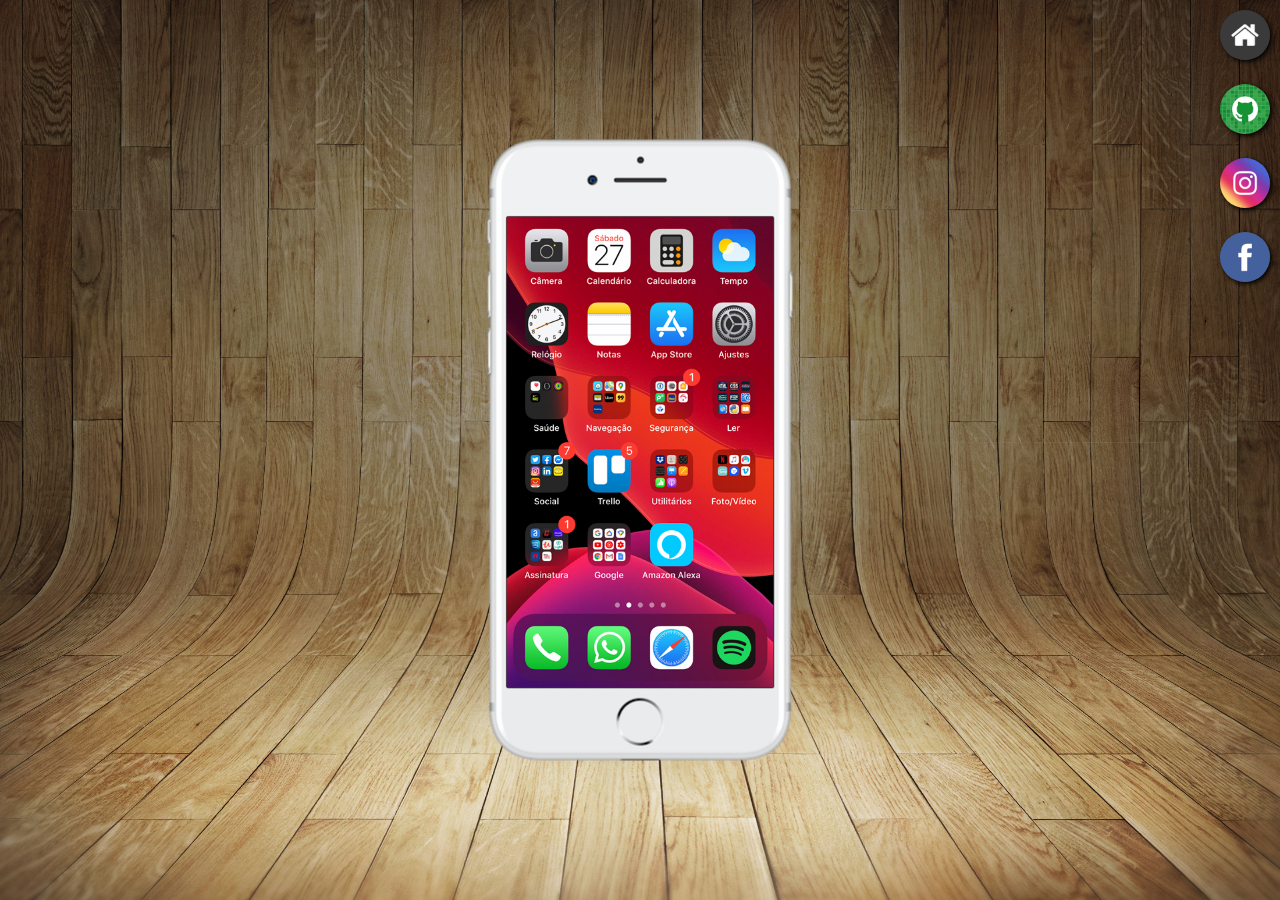
<file: index.html>
<!DOCTYPE html>
<html lang="pt-br">
<head>
    <meta charset="UTF-8">
    <meta name="viewport" content="width=device-width, initial-scale=1.0">
    <title>Projeto Redes Sociais</title>
    <link rel="shortcut icon" href="favicon.ico" type="image/x-icon">
    <link rel="stylesheet" href="estilos/style.css">
    <title>Projeto Redes Sociais</title>
</head>
<body>
   <main>
    <section id="telefone">
        <iframe src="home.html" name="tela" id="tela" frameborder="0">
            Seu navegador não é compatível com isso.
        </iframe>
    </section>
    <section id="redes-sociais">
        <a href="home.html" target="tela"><img src="imagens/logo-home.jpg" alt="Home"></a><br>
        <a href="github.html" target="tela"><img src="imagens/logo-github.jpg" alt="GitHub"></a><br>
        <a href="instagram.html" target="tela"><img src="imagens/logo-instagram.jpg" alt="Instagram"></a><br>
        <a href="facebook.html" target="tela"><img src="imagens/logo-facebook.jpg" alt="Facebook"></a>
    </section>
   </main>
</body>
</html>
</file>
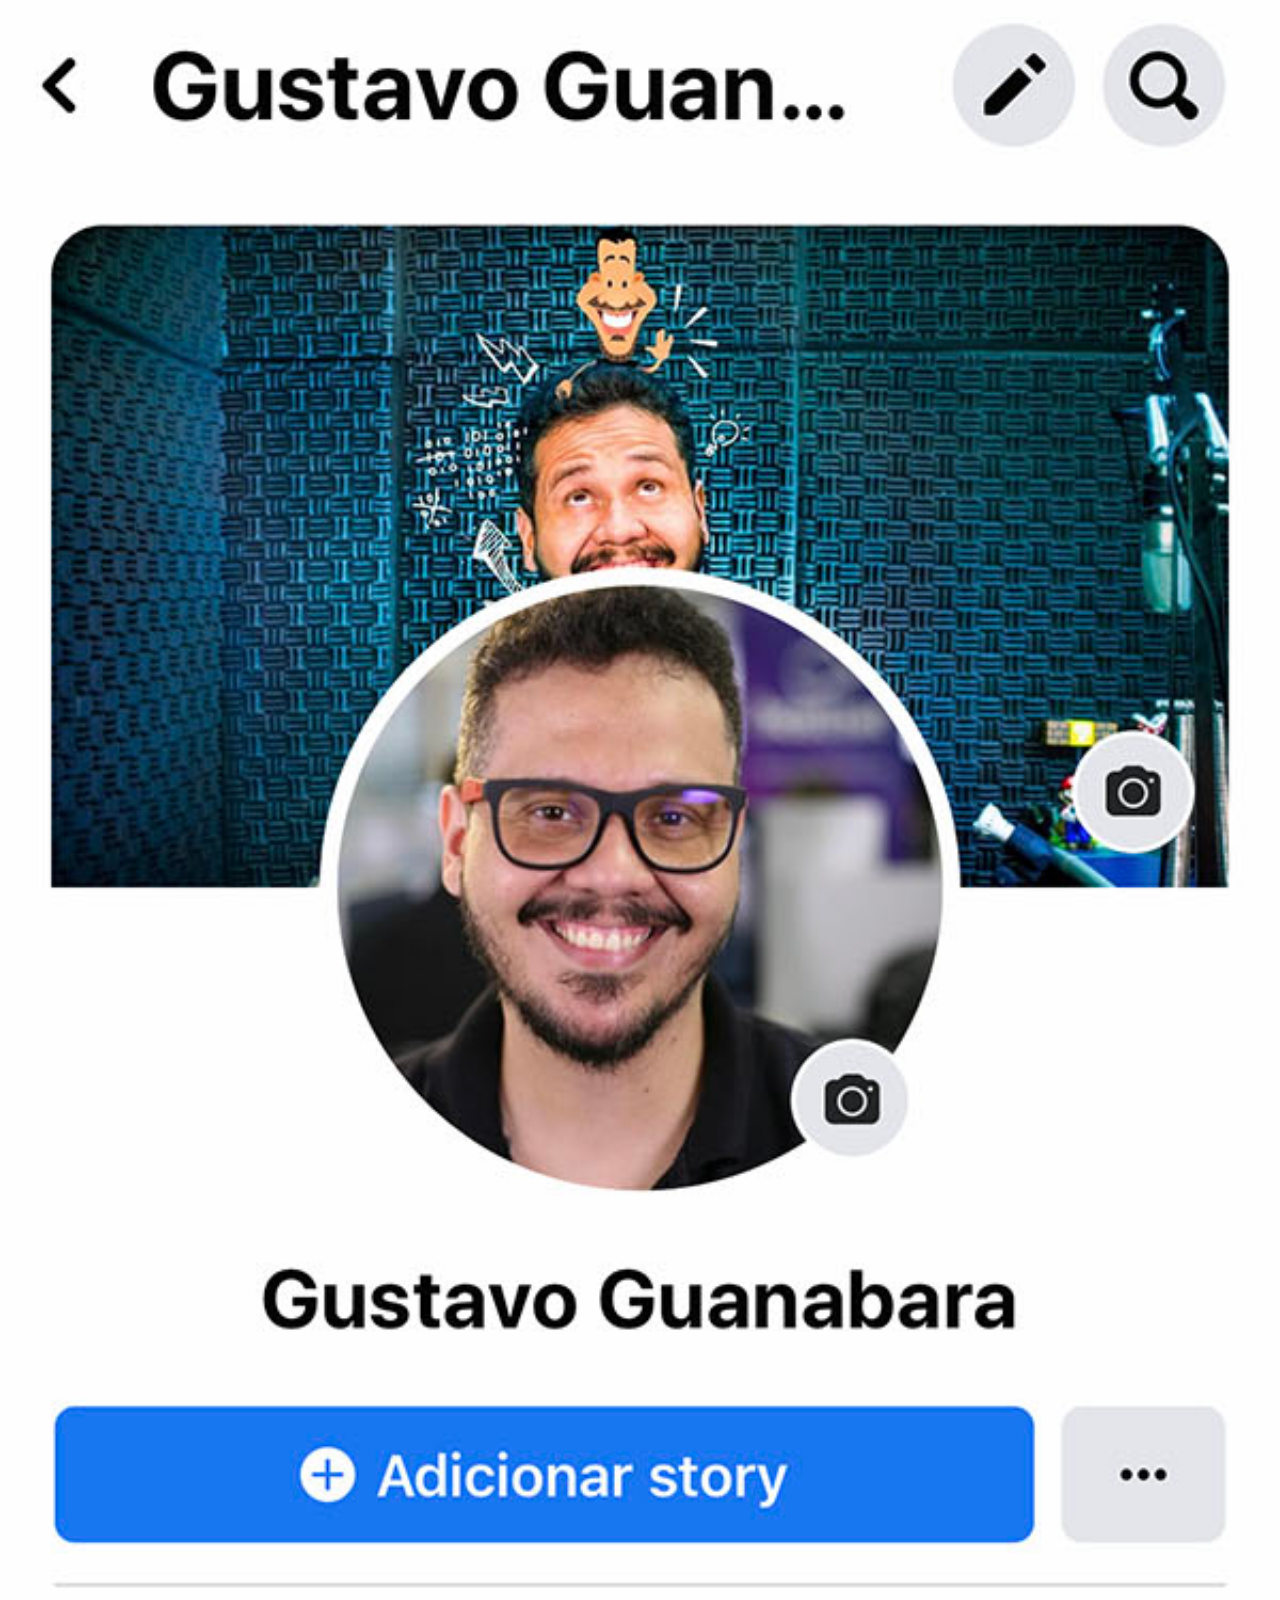
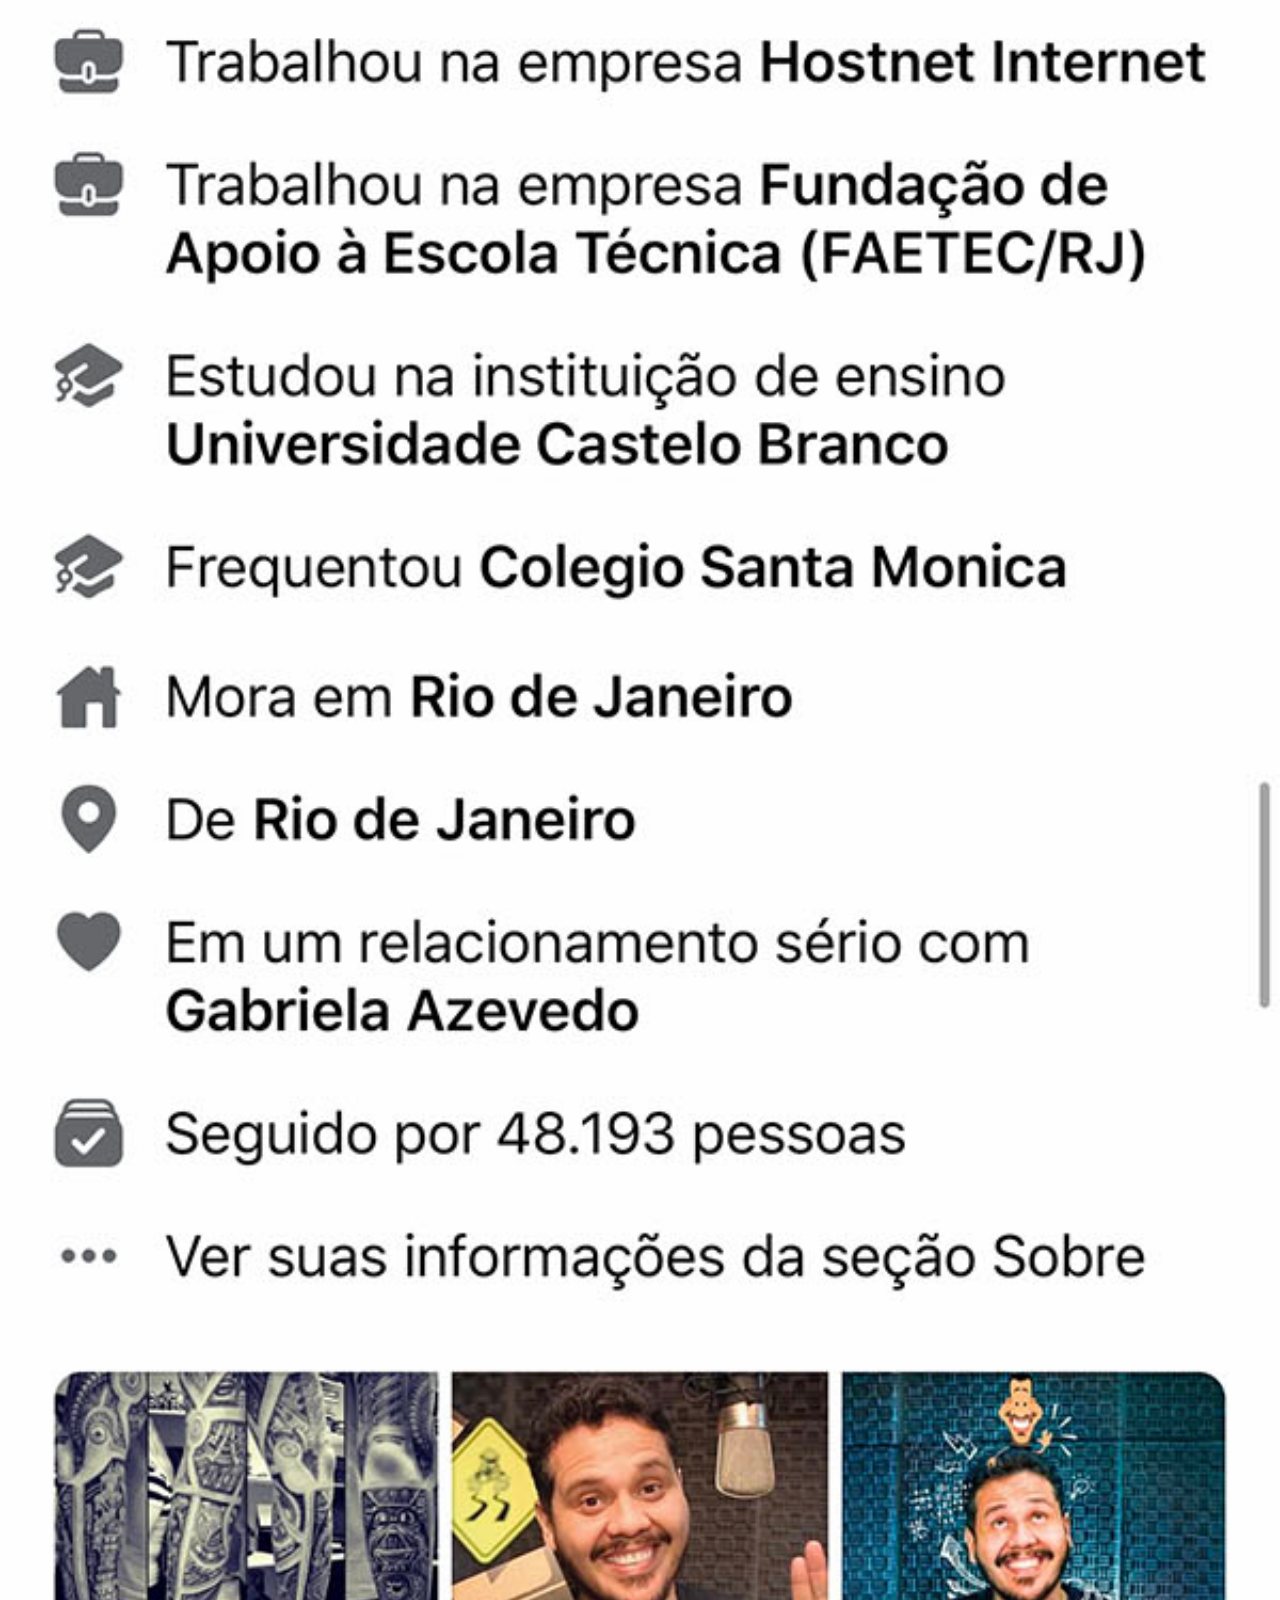
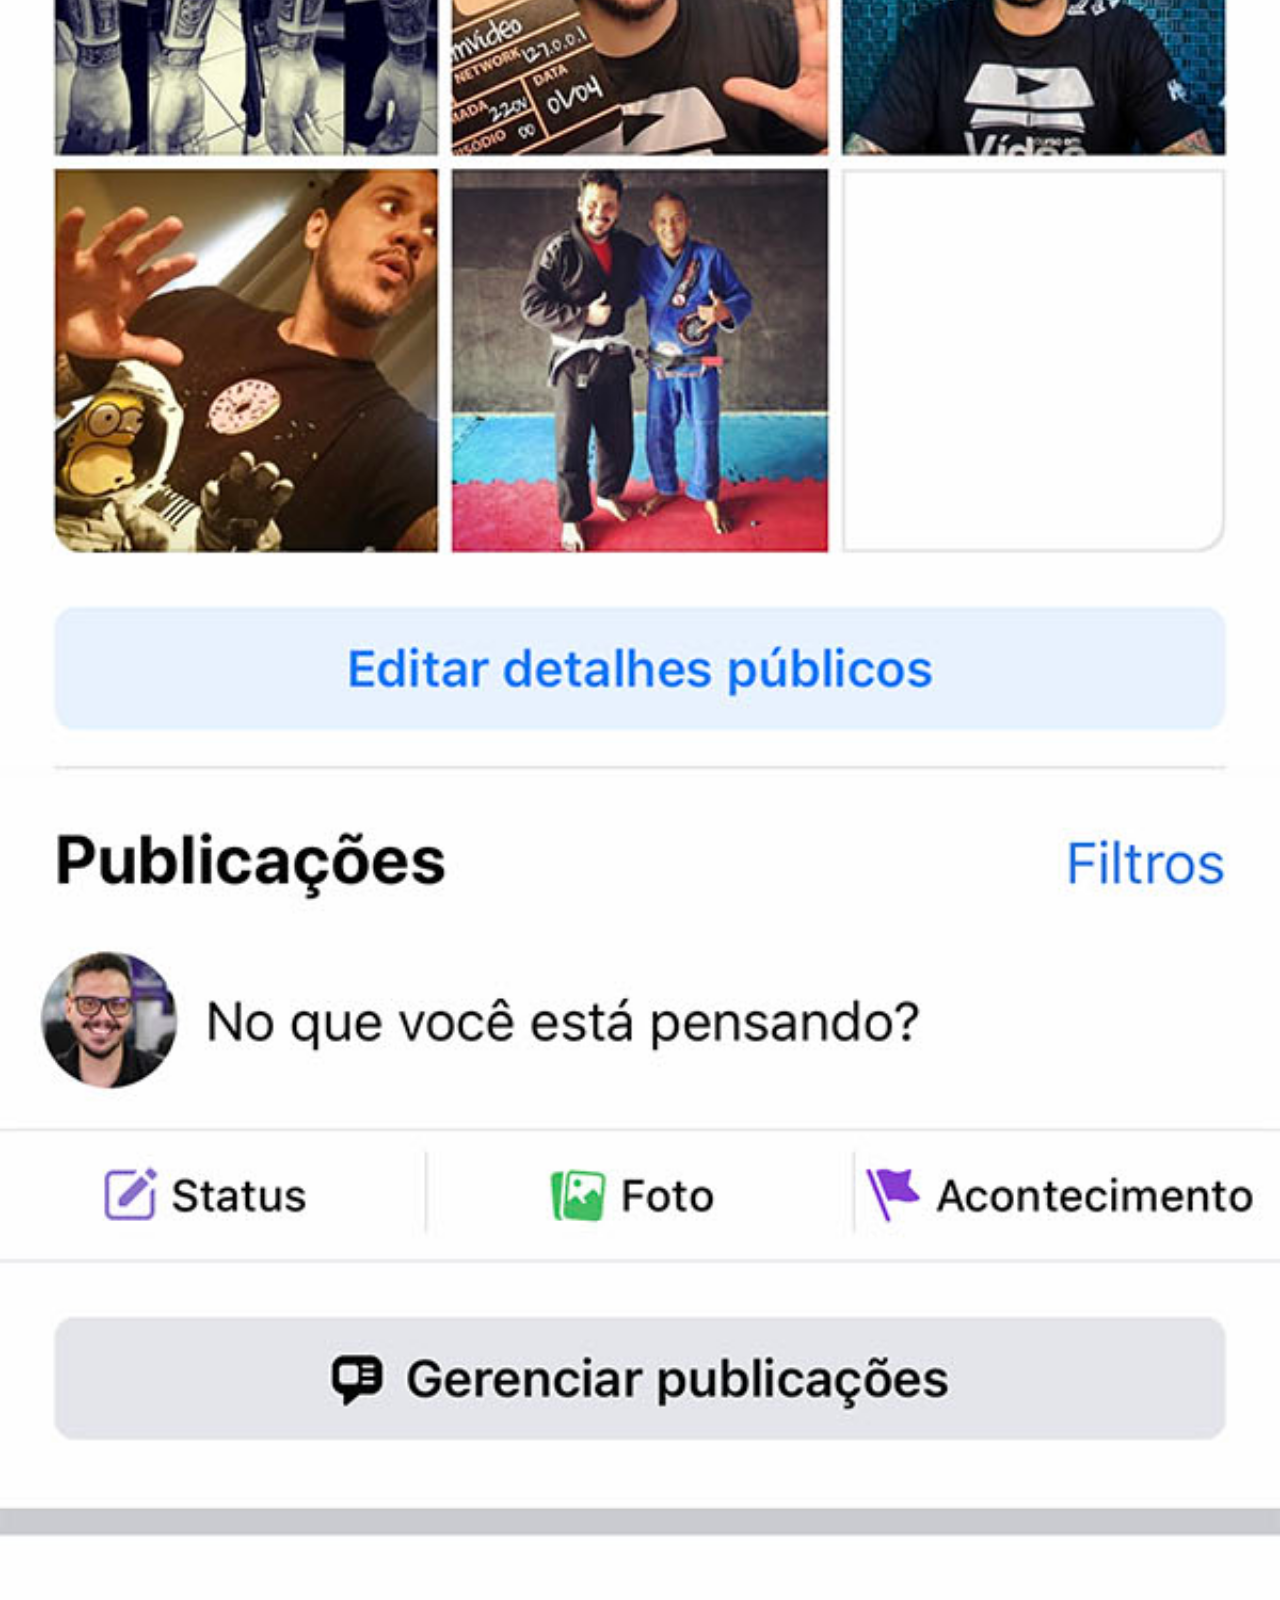
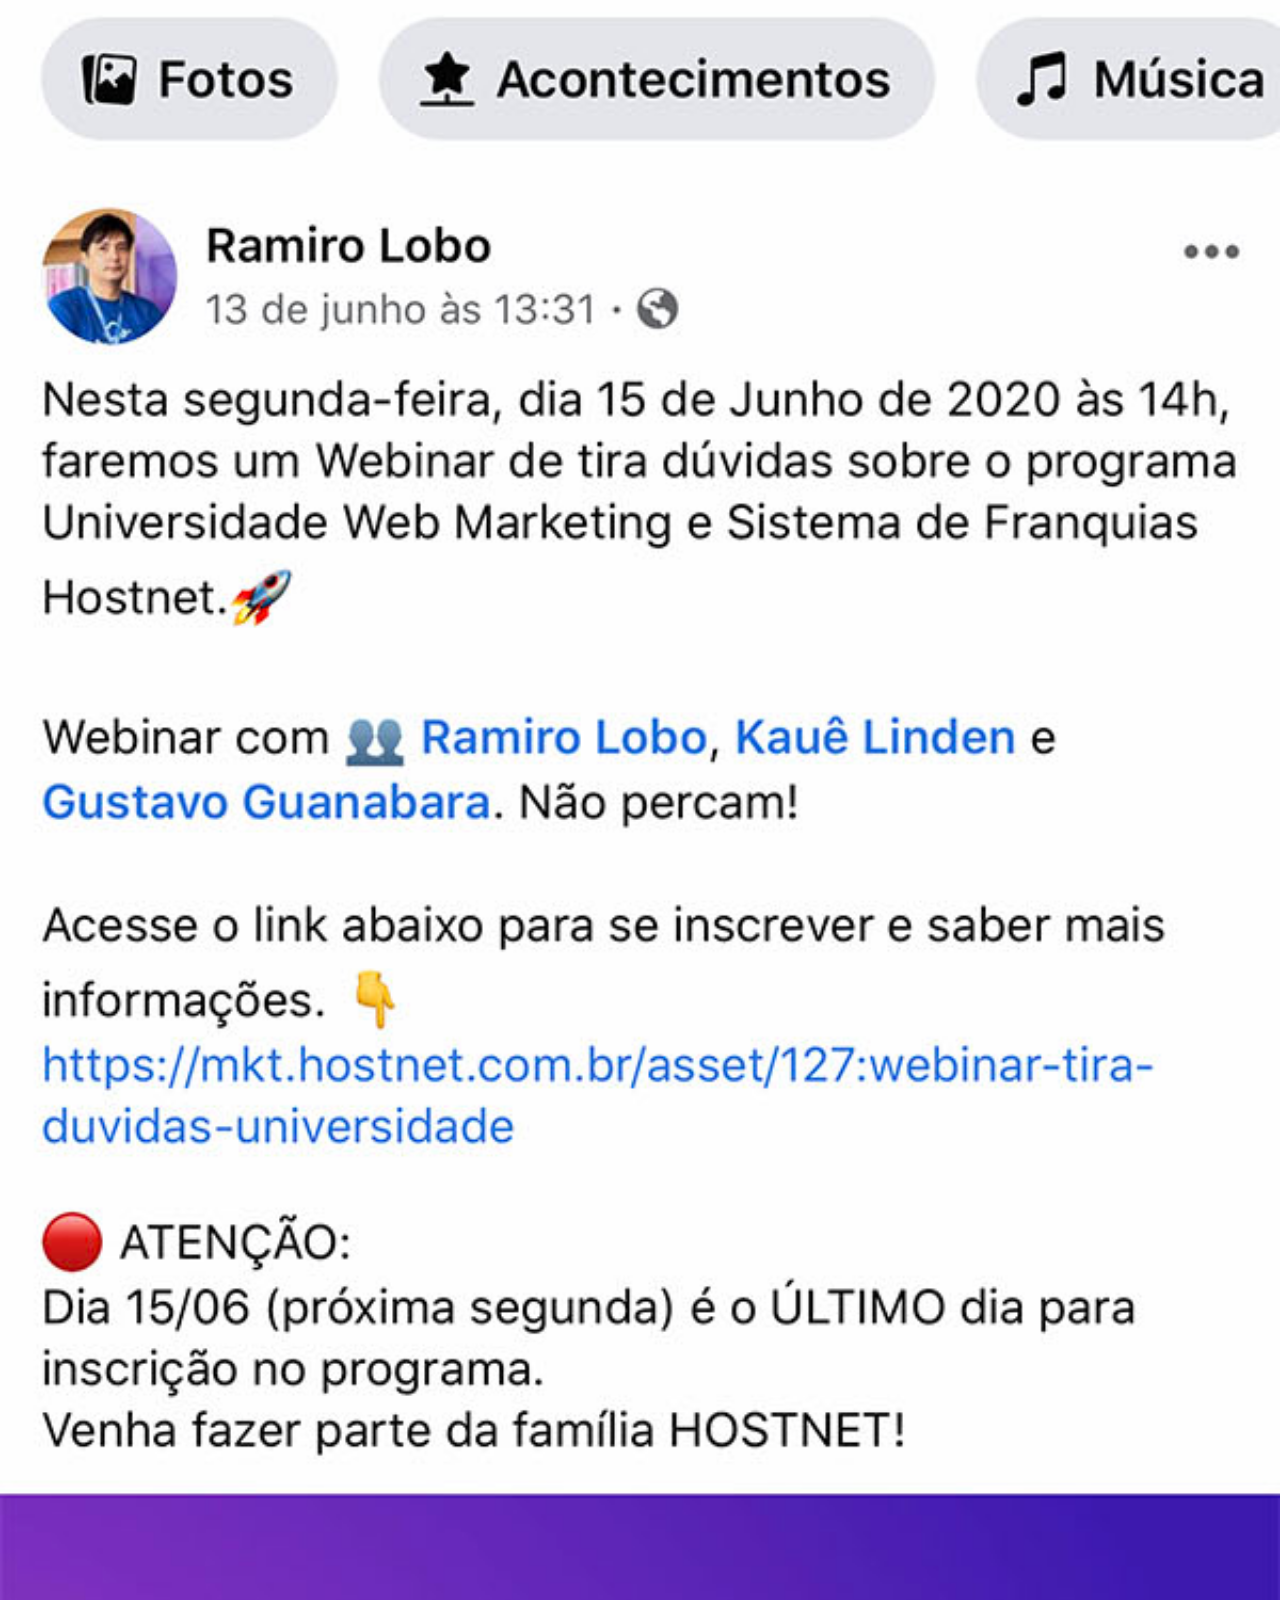
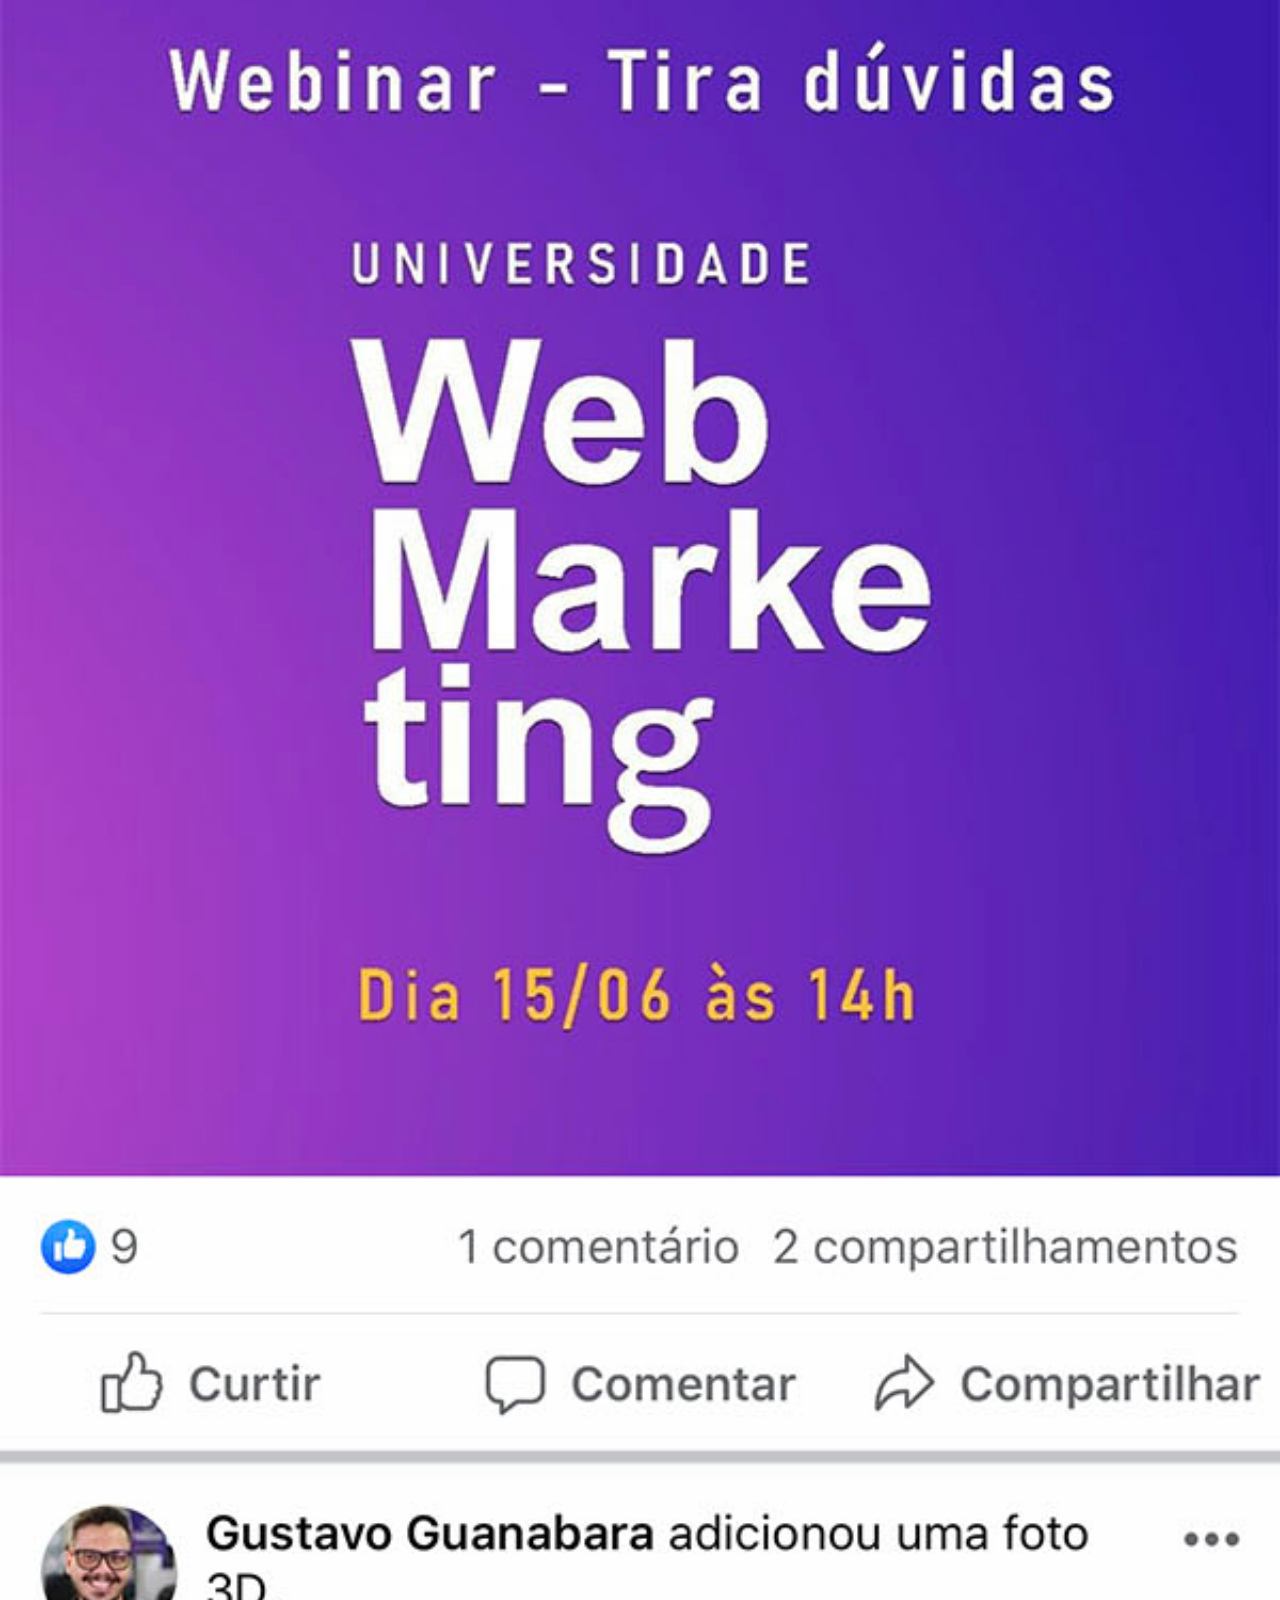
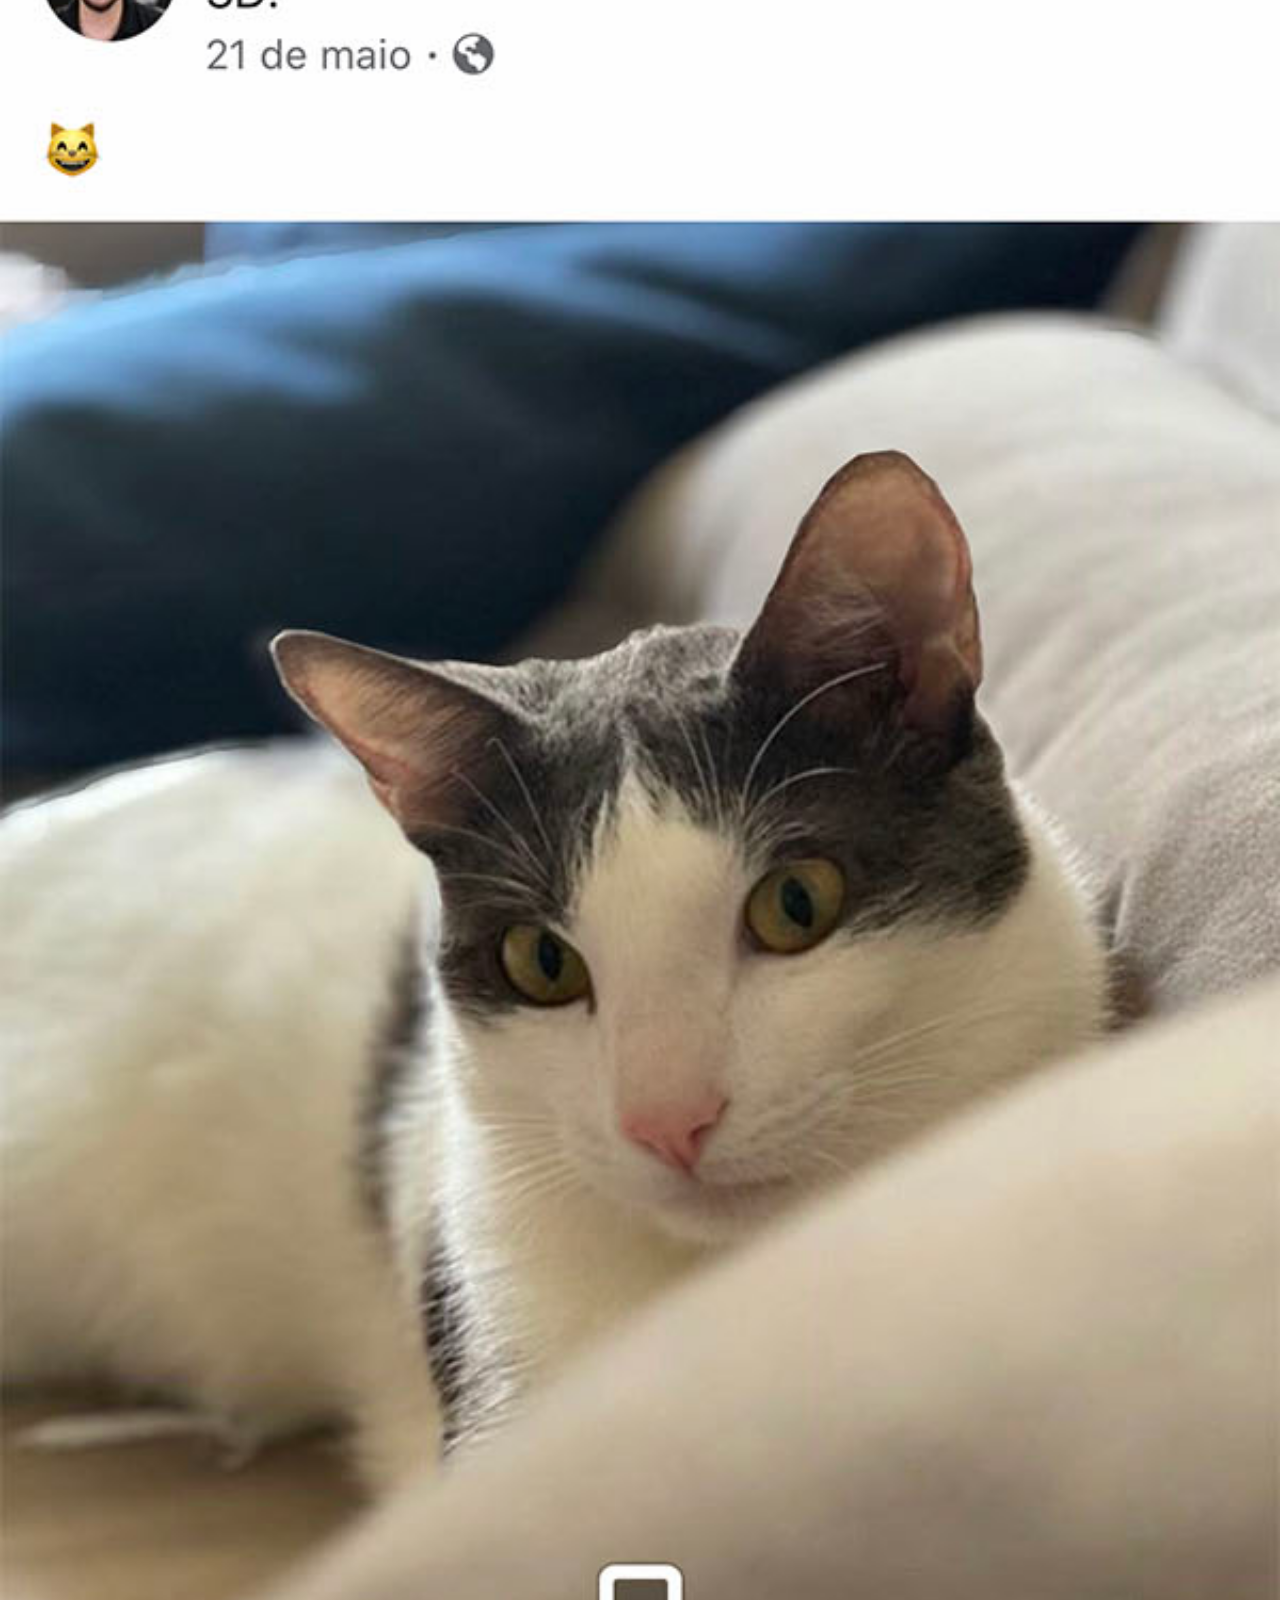
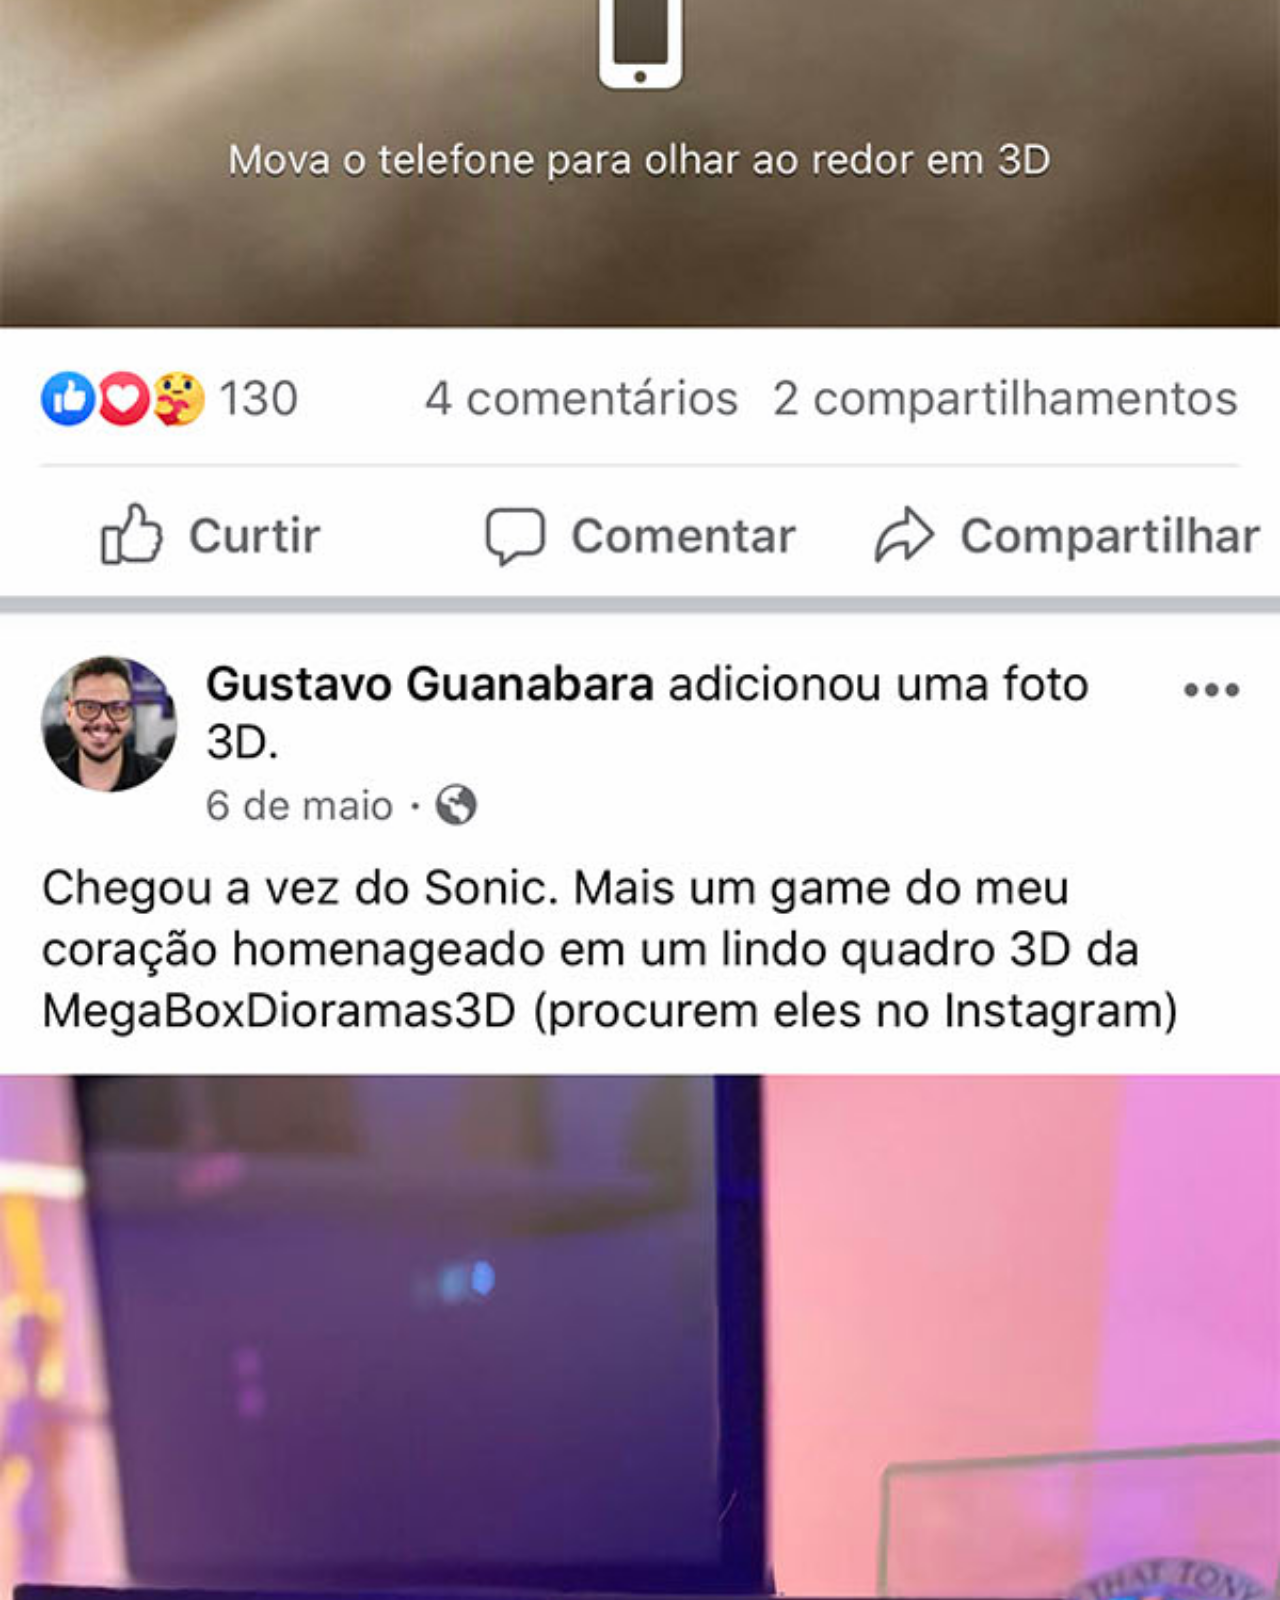
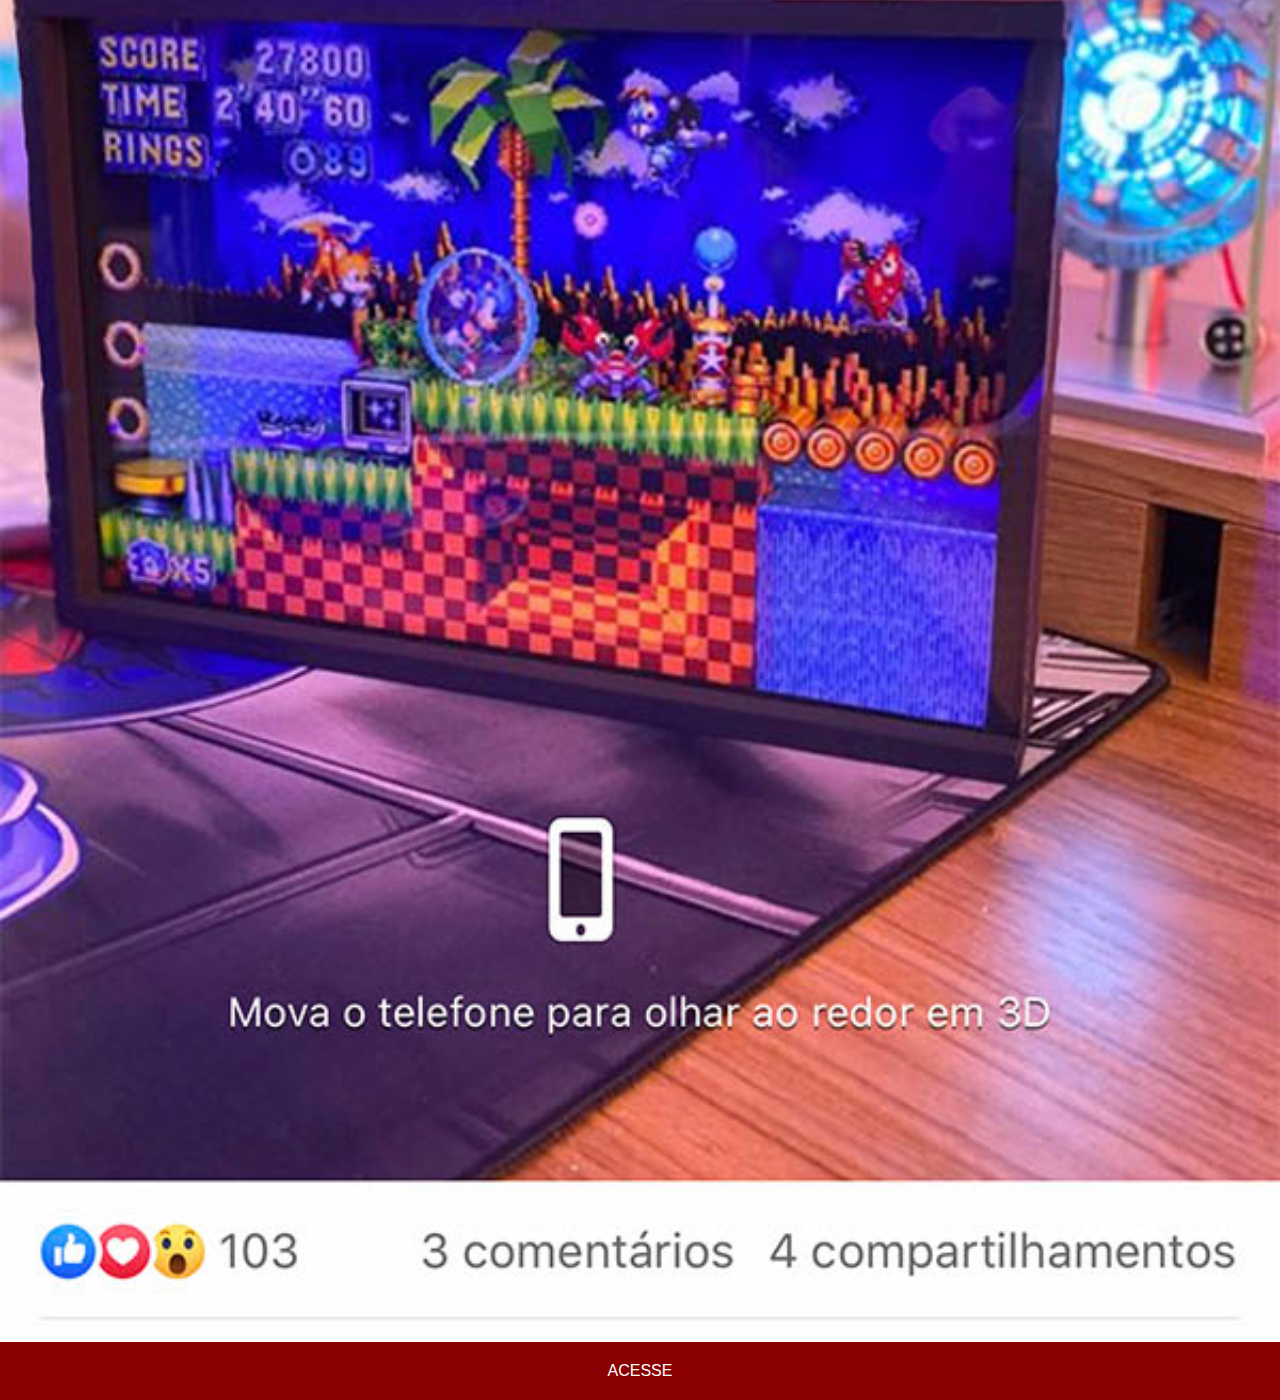
<file: facebook.html>
<!DOCTYPE html>
<html lang="pt-br">
<head>
    <meta charset="UTF-8">
    <meta name="viewport" content="width=device-width, initial-scale=1.0">
    <link rel="stylesheet" href="estilos/social.css">
    <title>Facebook</title>
</head>
<body>
    <img src="imagens/tela-facebook.jpg" alt="Facebook">
    <a href="site facebook" target="_blank">ACESSE</a>
</body>
</html>
</file>
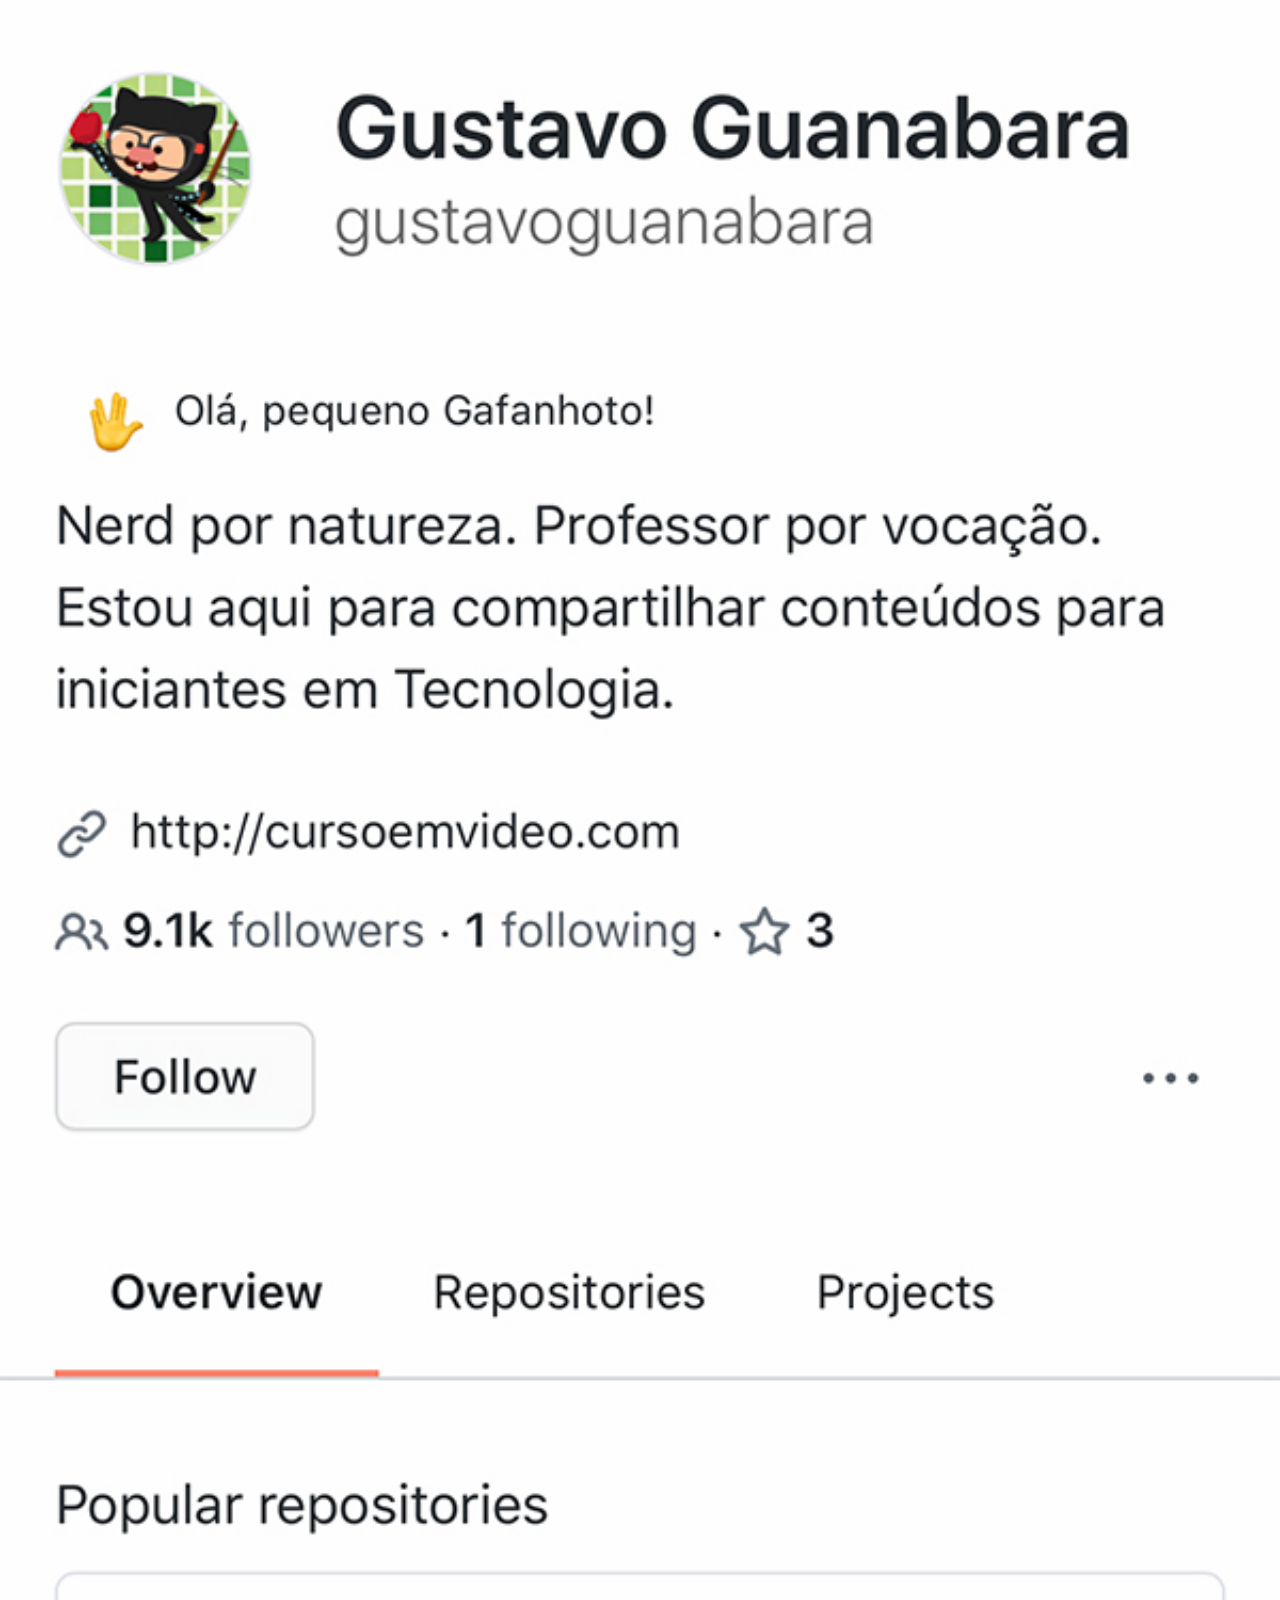
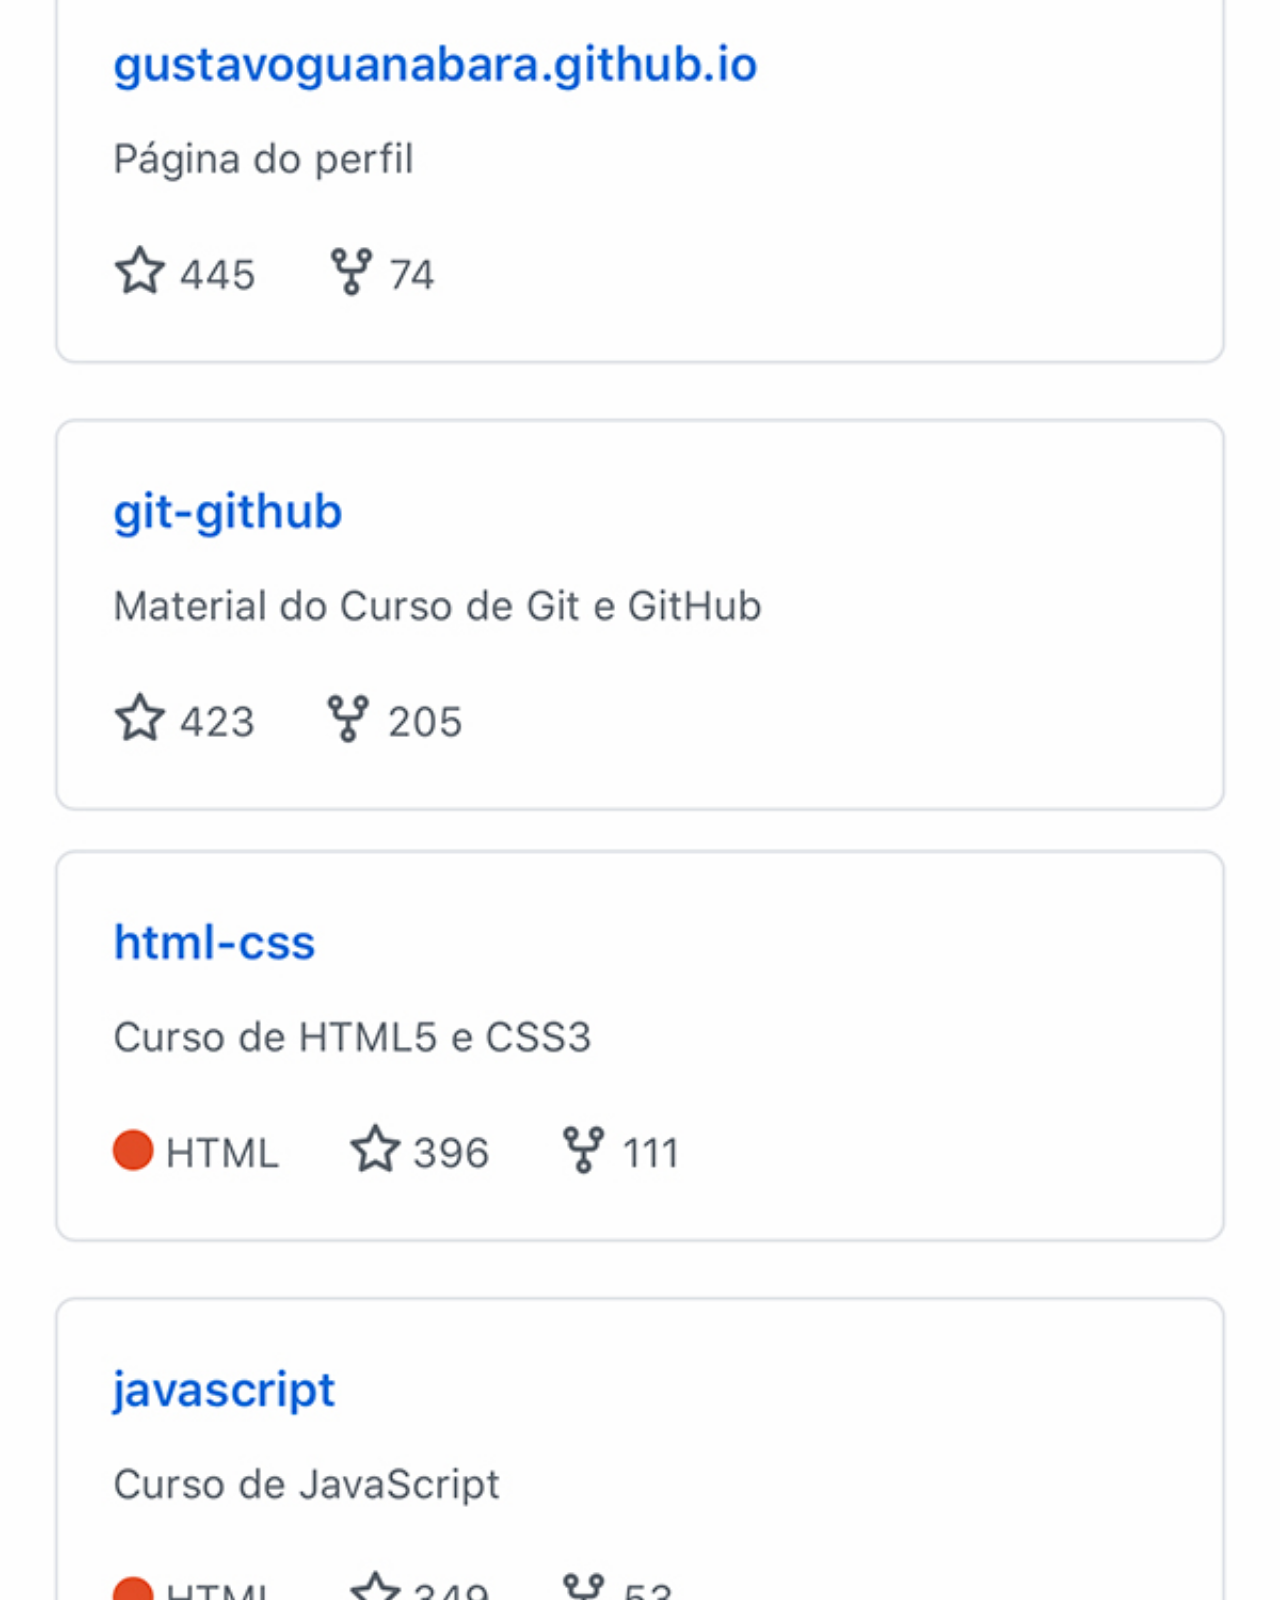
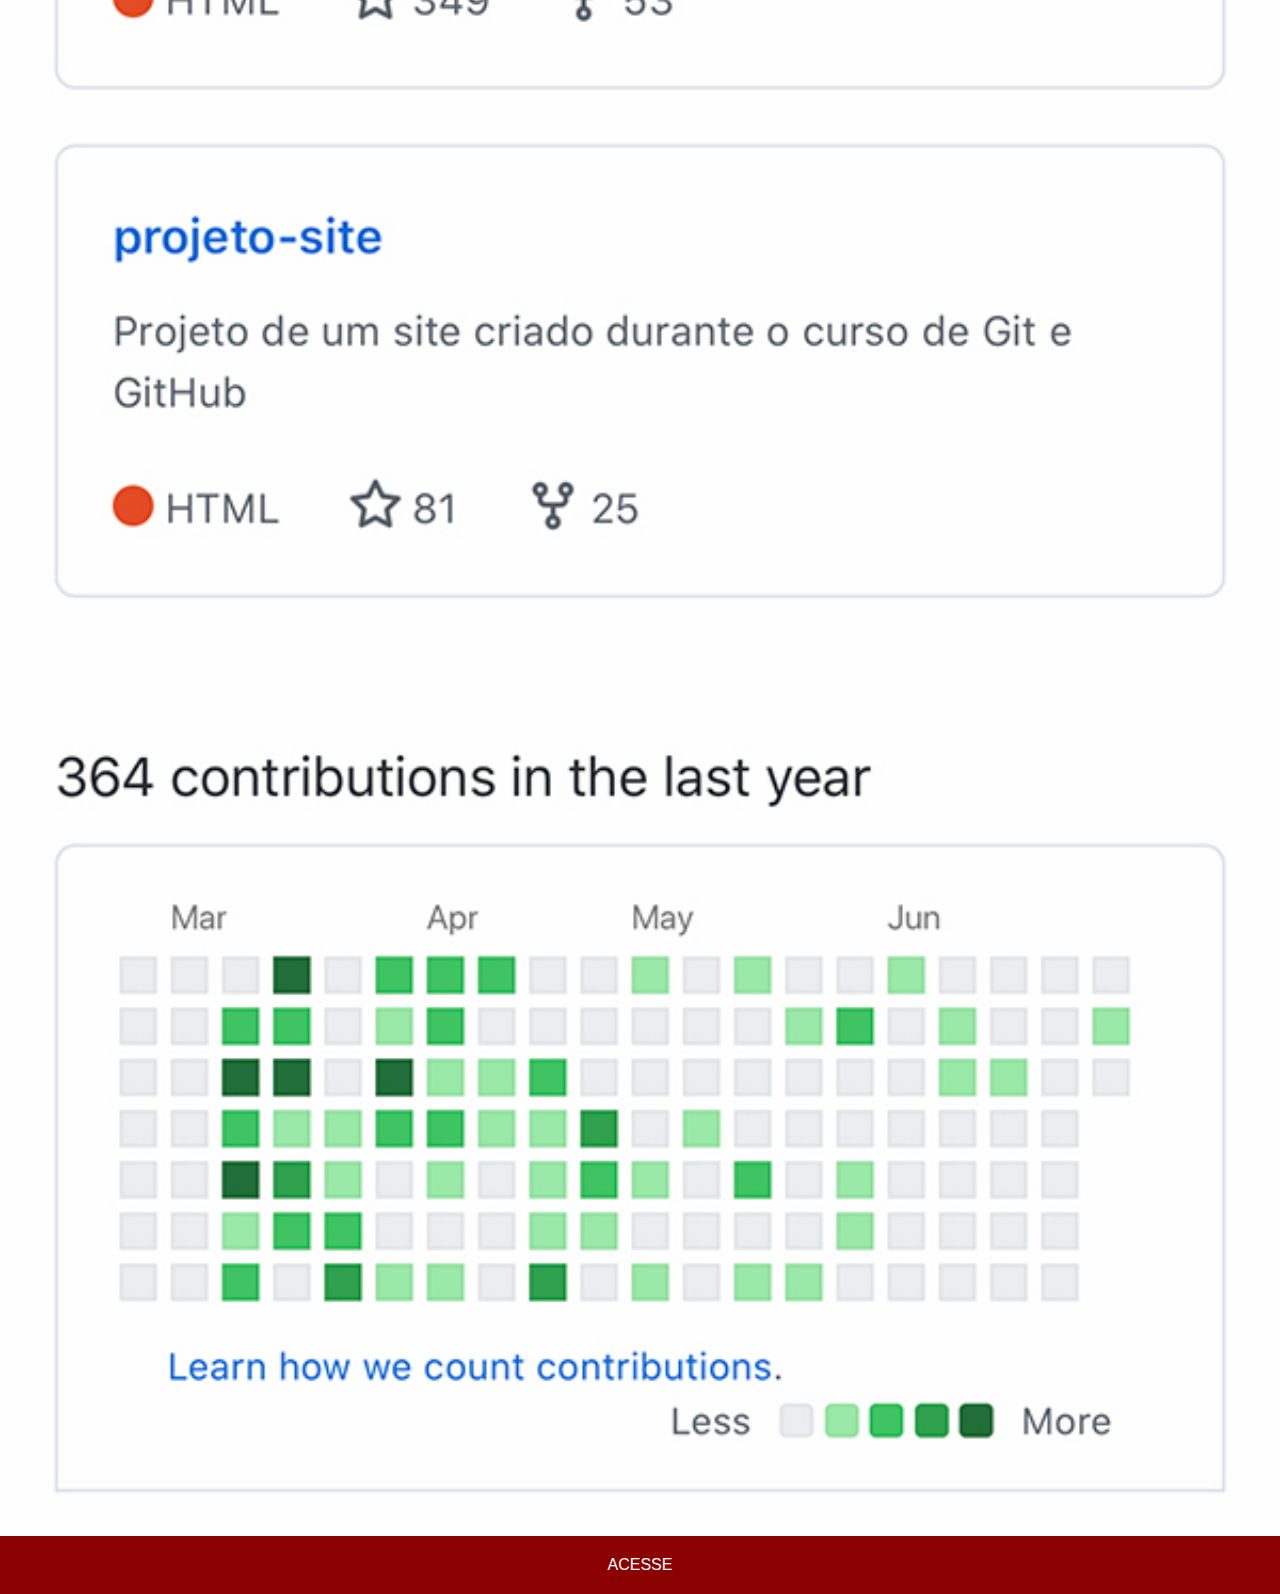
<file: github.html>
<!DOCTYPE html>
<html lang="pt-br">
<head>
    <meta charset="UTF-8">
    <meta name="viewport" content="width=device-width, initial-scale=1.0">
    <title>GitHub</title>
    <link rel="stylesheet" href="estilos/social.css">
</head>
<body>
    <img src="imagens/tela-github.jpg" alt="GitHub">
    <a href="https://github.com/gustavoguanabara/html-css" target="_blank">ACESSE</a>
</body>
</html>
</file>
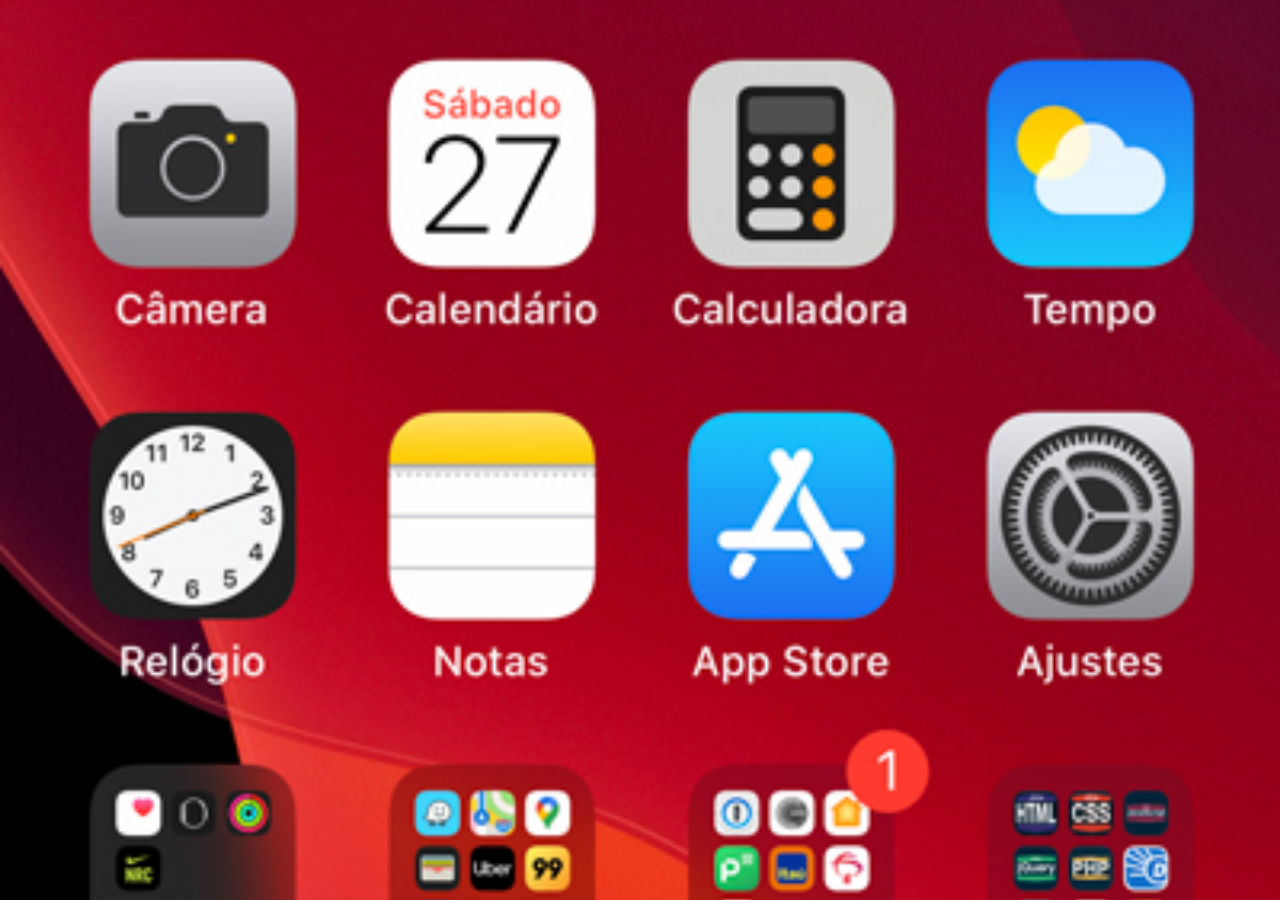
<file: home.html>
<!DOCTYPE html>
<html lang="pt-br">
<head>
    <meta charset="UTF-8">
    <meta name="viewport" content="width=device-width, initial-scale=1.0">
    <title>Home</title>
</head>
<style>
    * {
        margin: 0px;
        padding: 0px;
    }

    body {
        width: 100vw;
        height: 100vh;
        background: black url('imagens/tela-home.jpg') no-repeat top center;
        background-size: cover;
    }
</style>
<body>
    
</body>
</html>
</file>
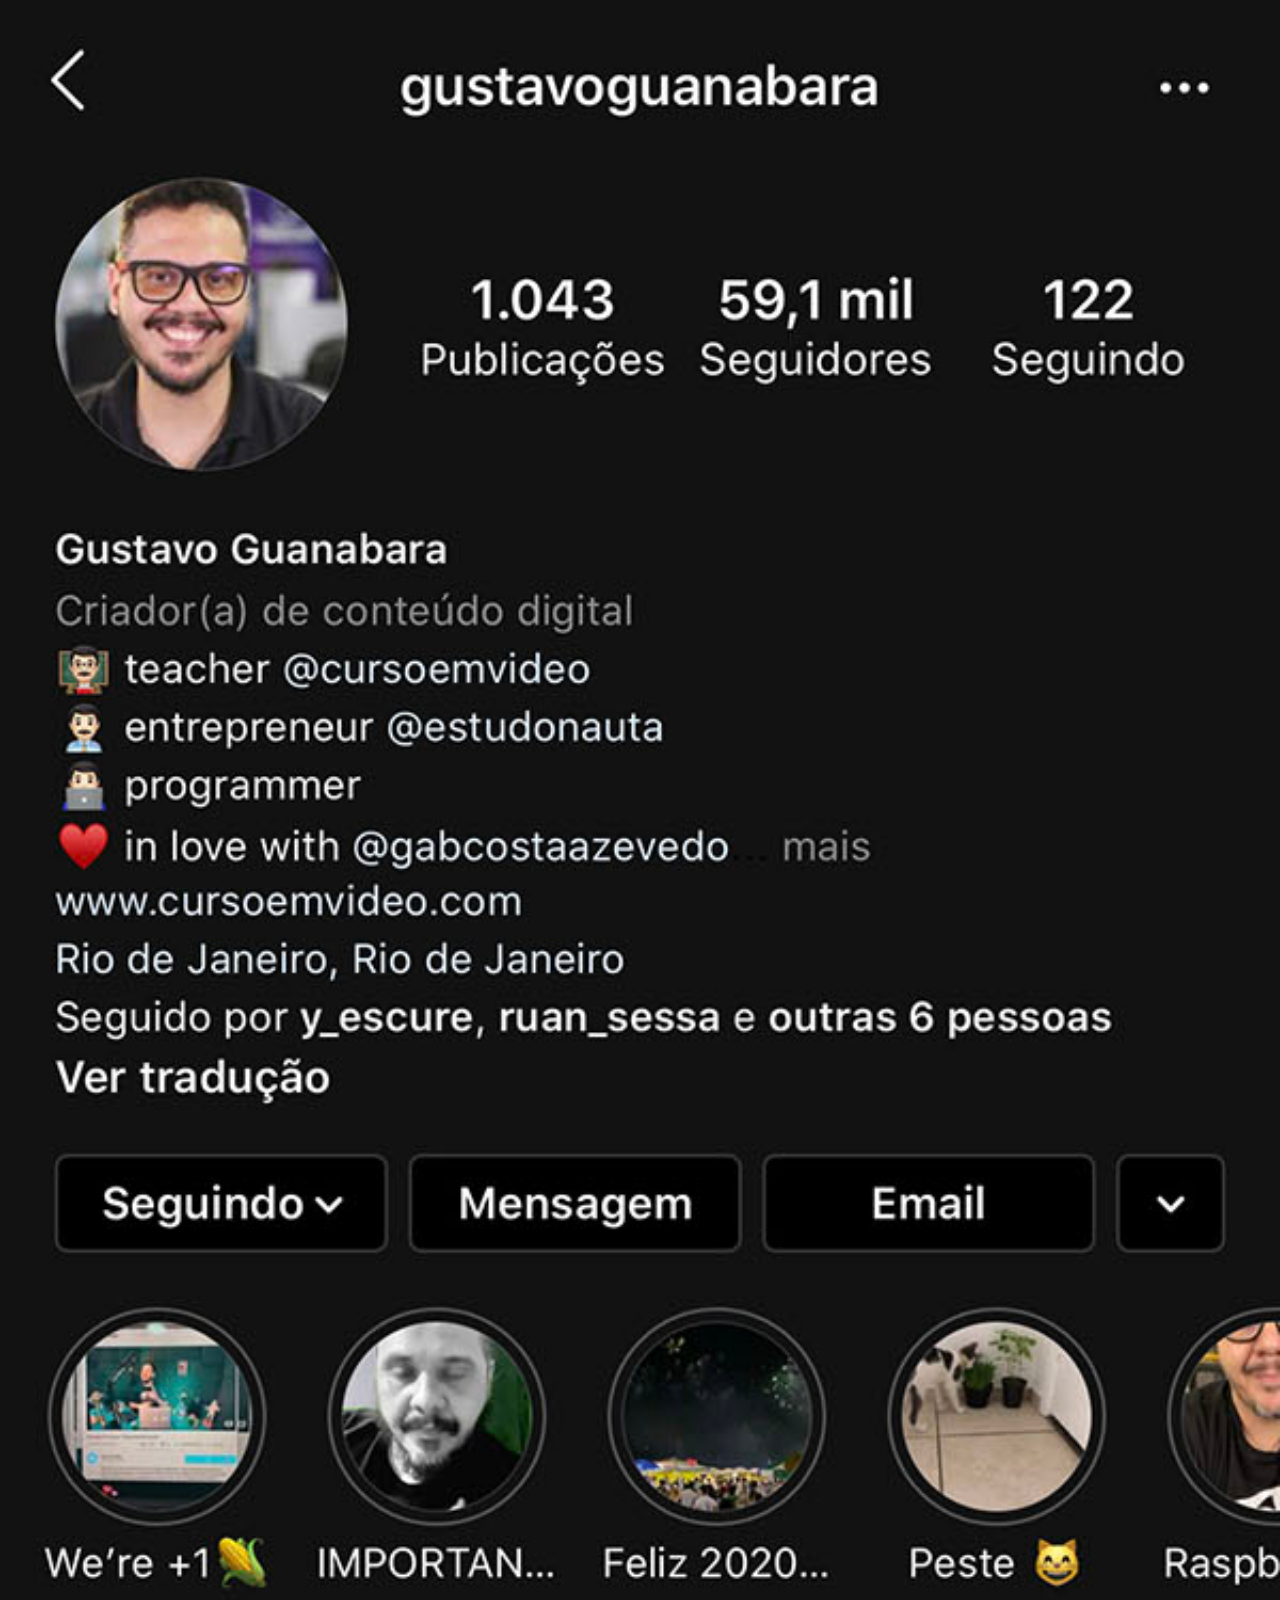
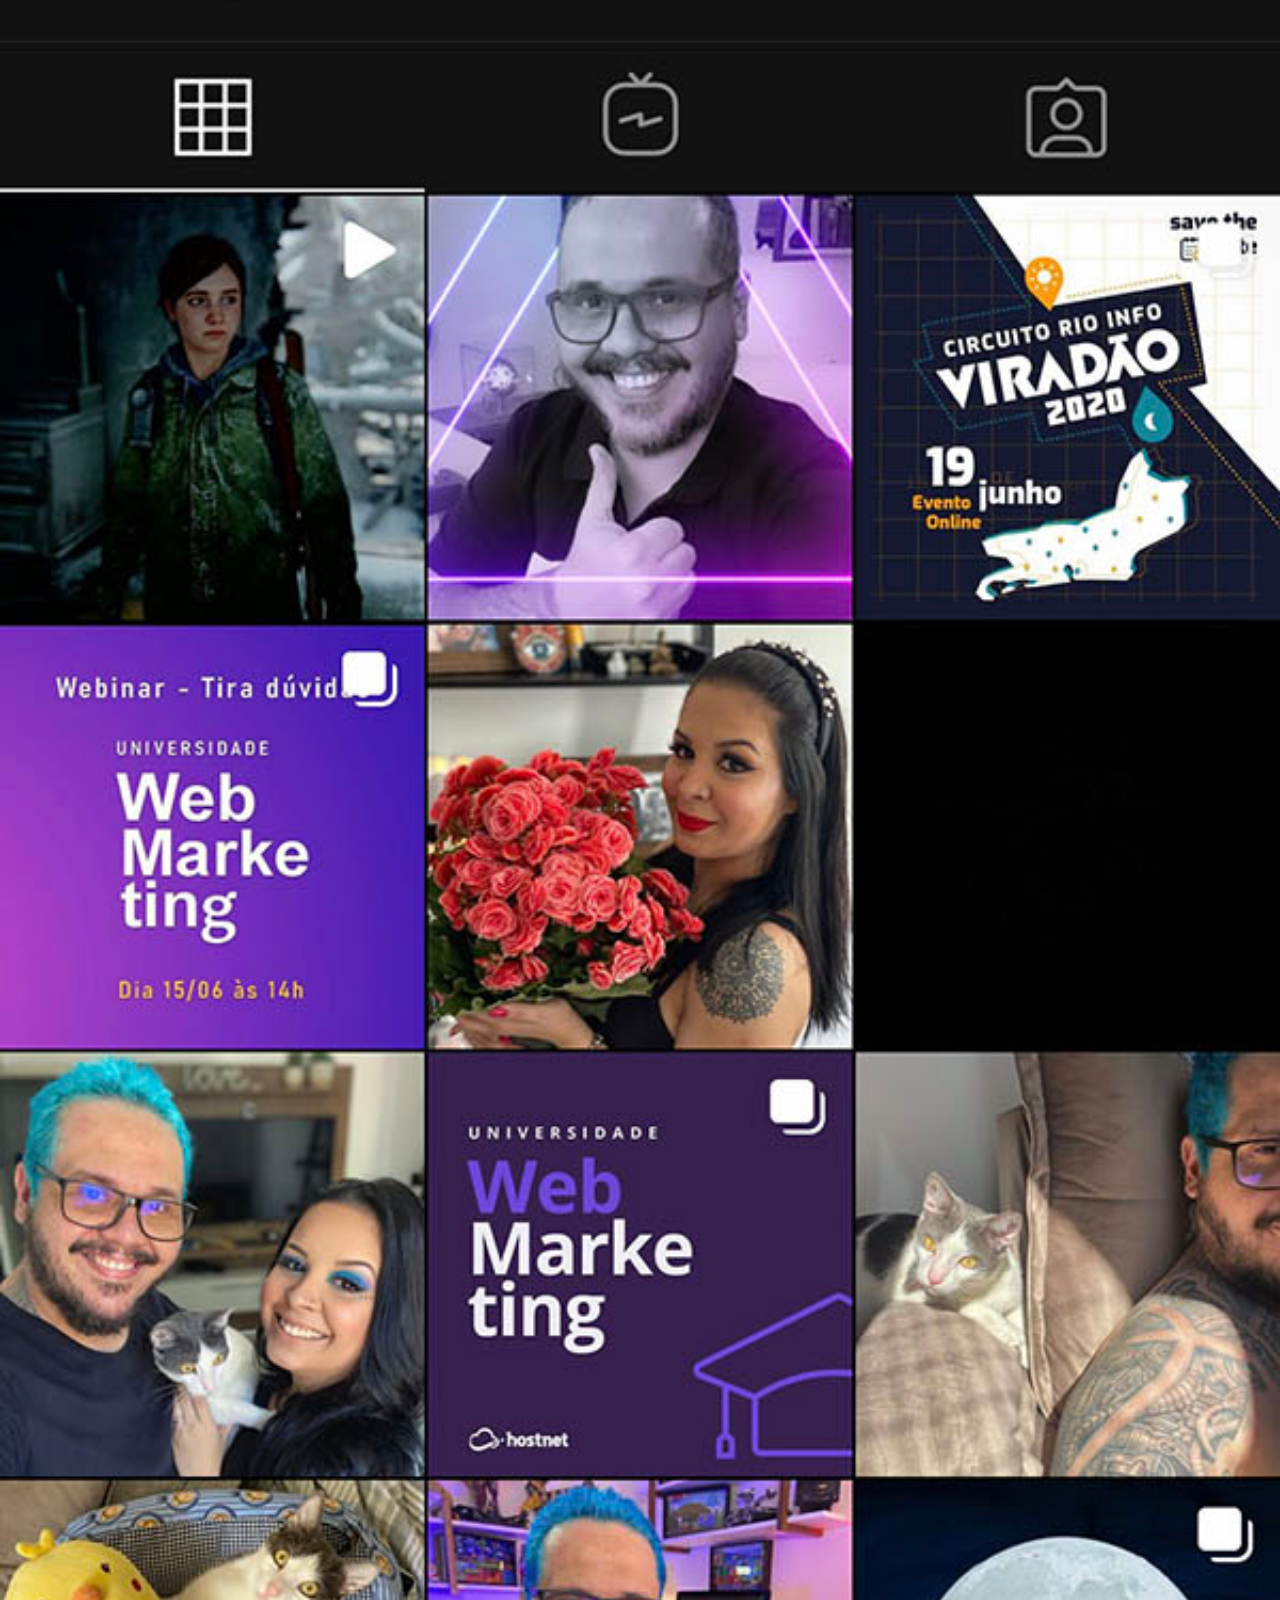
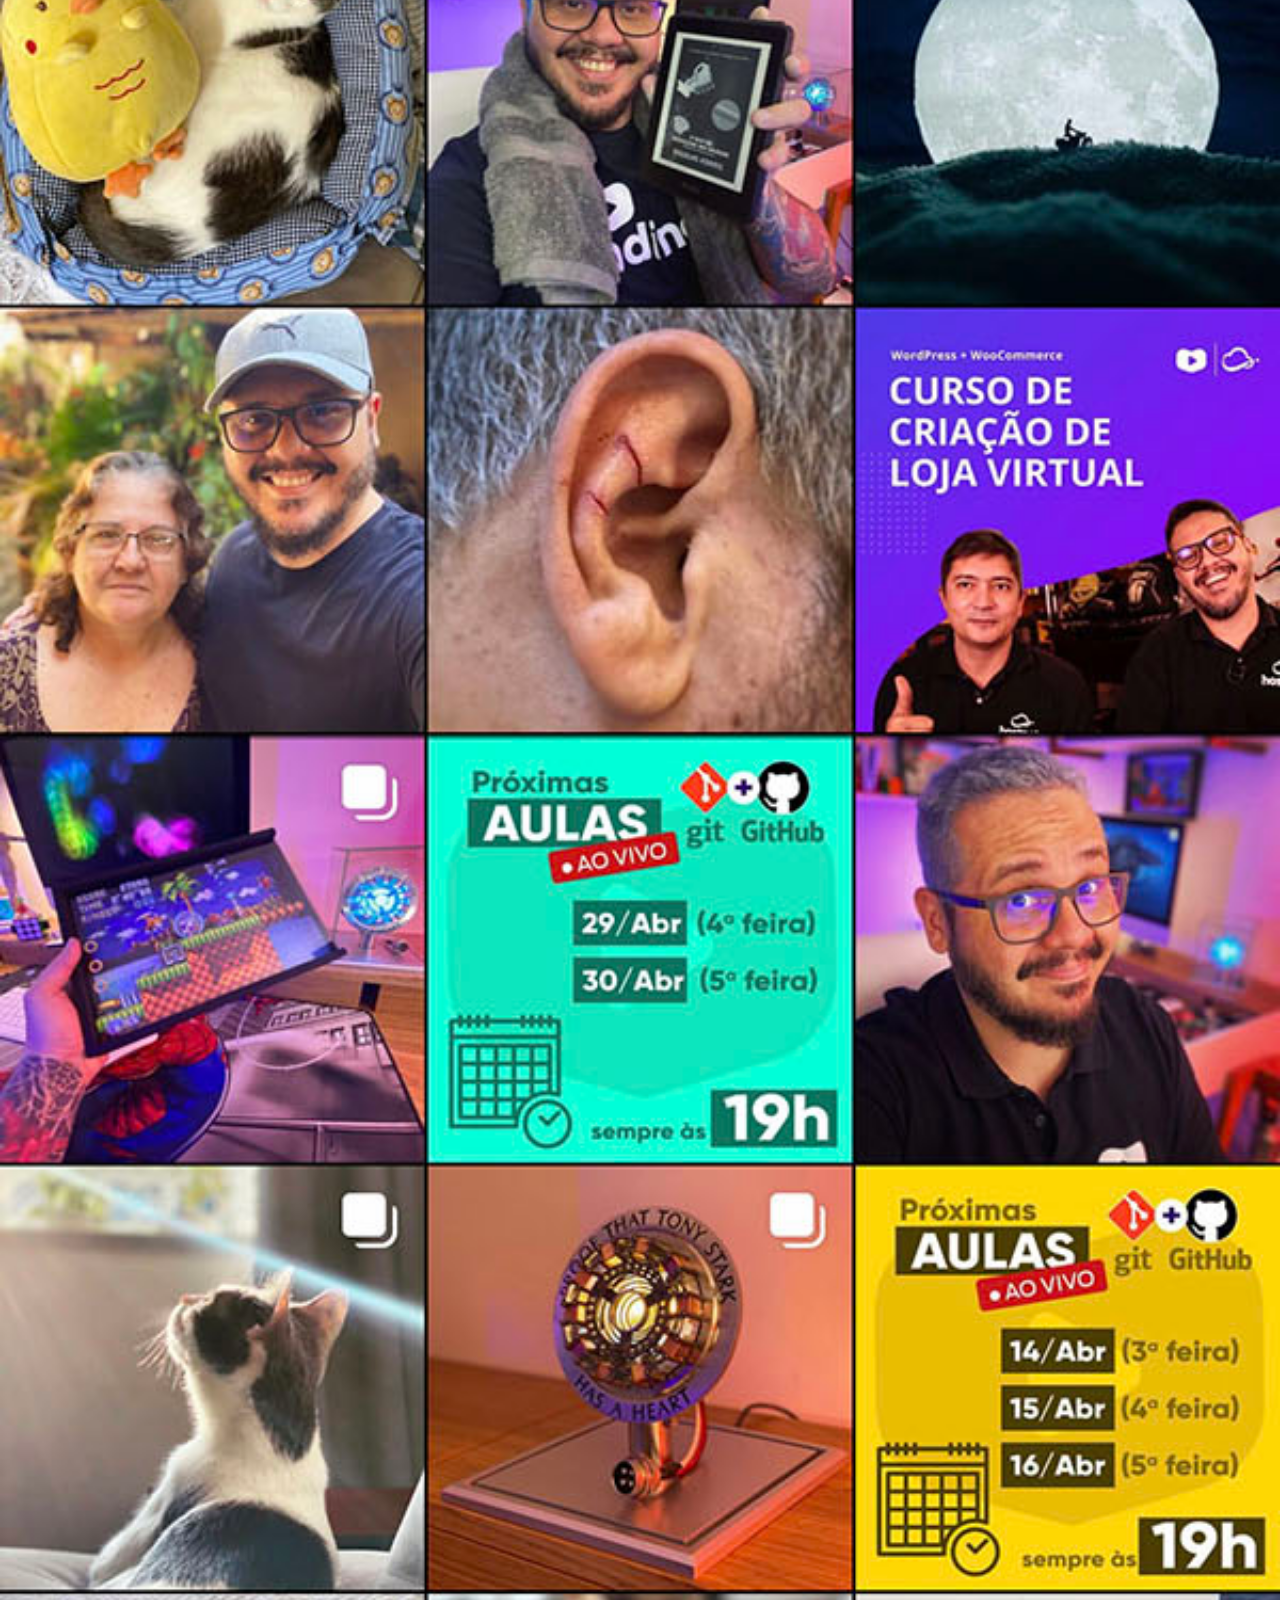
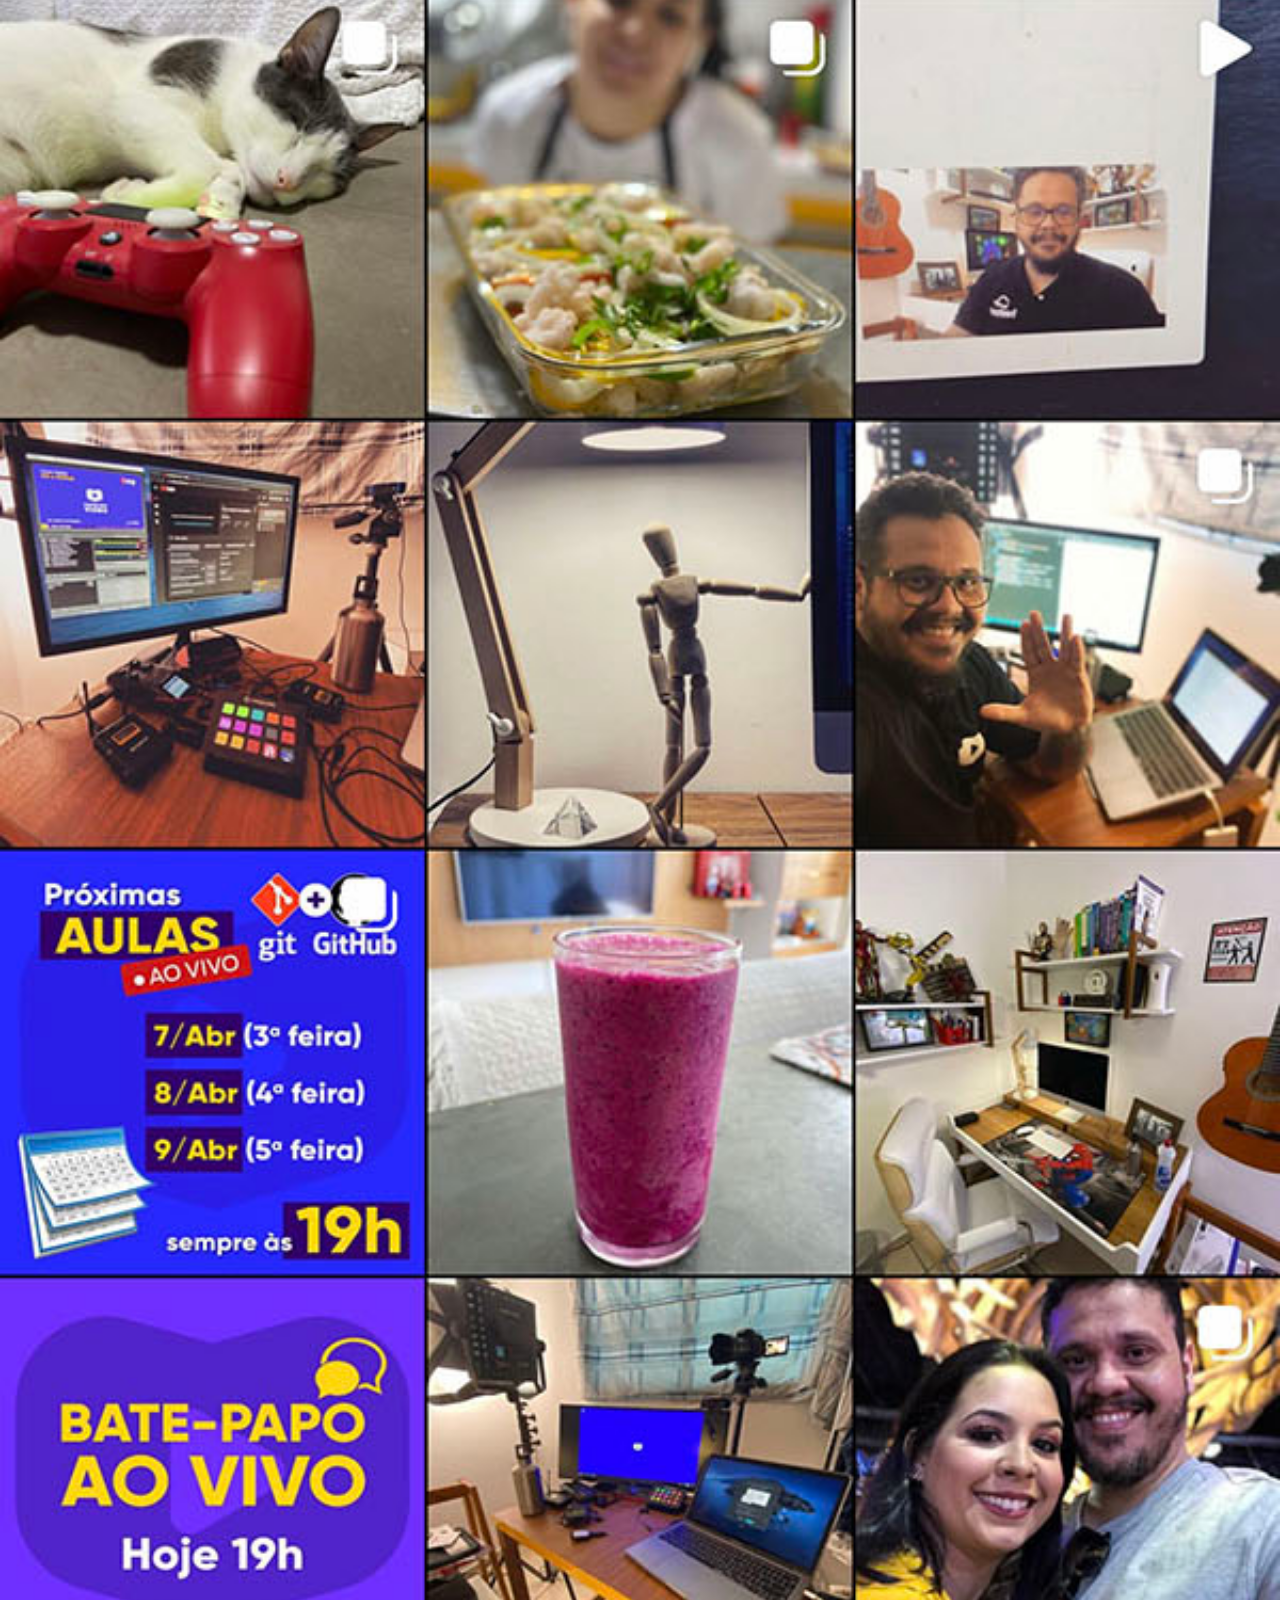
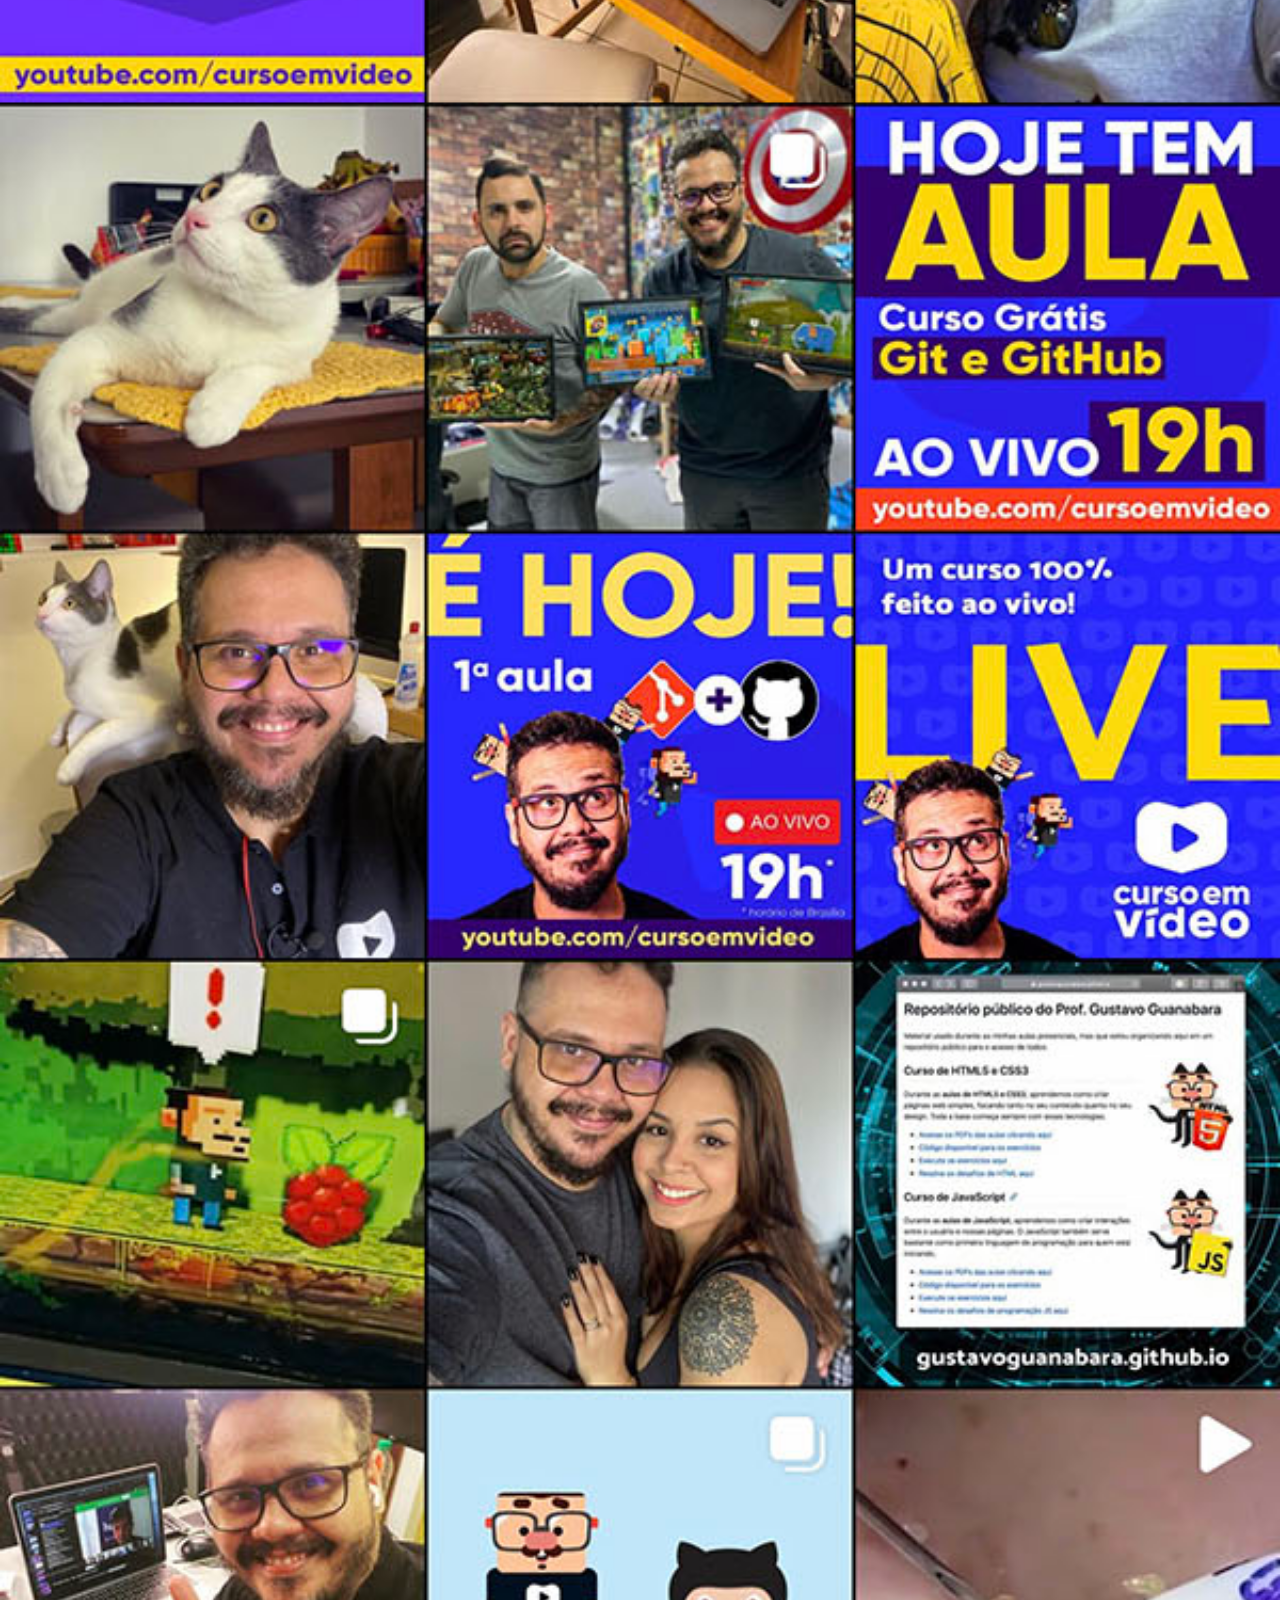
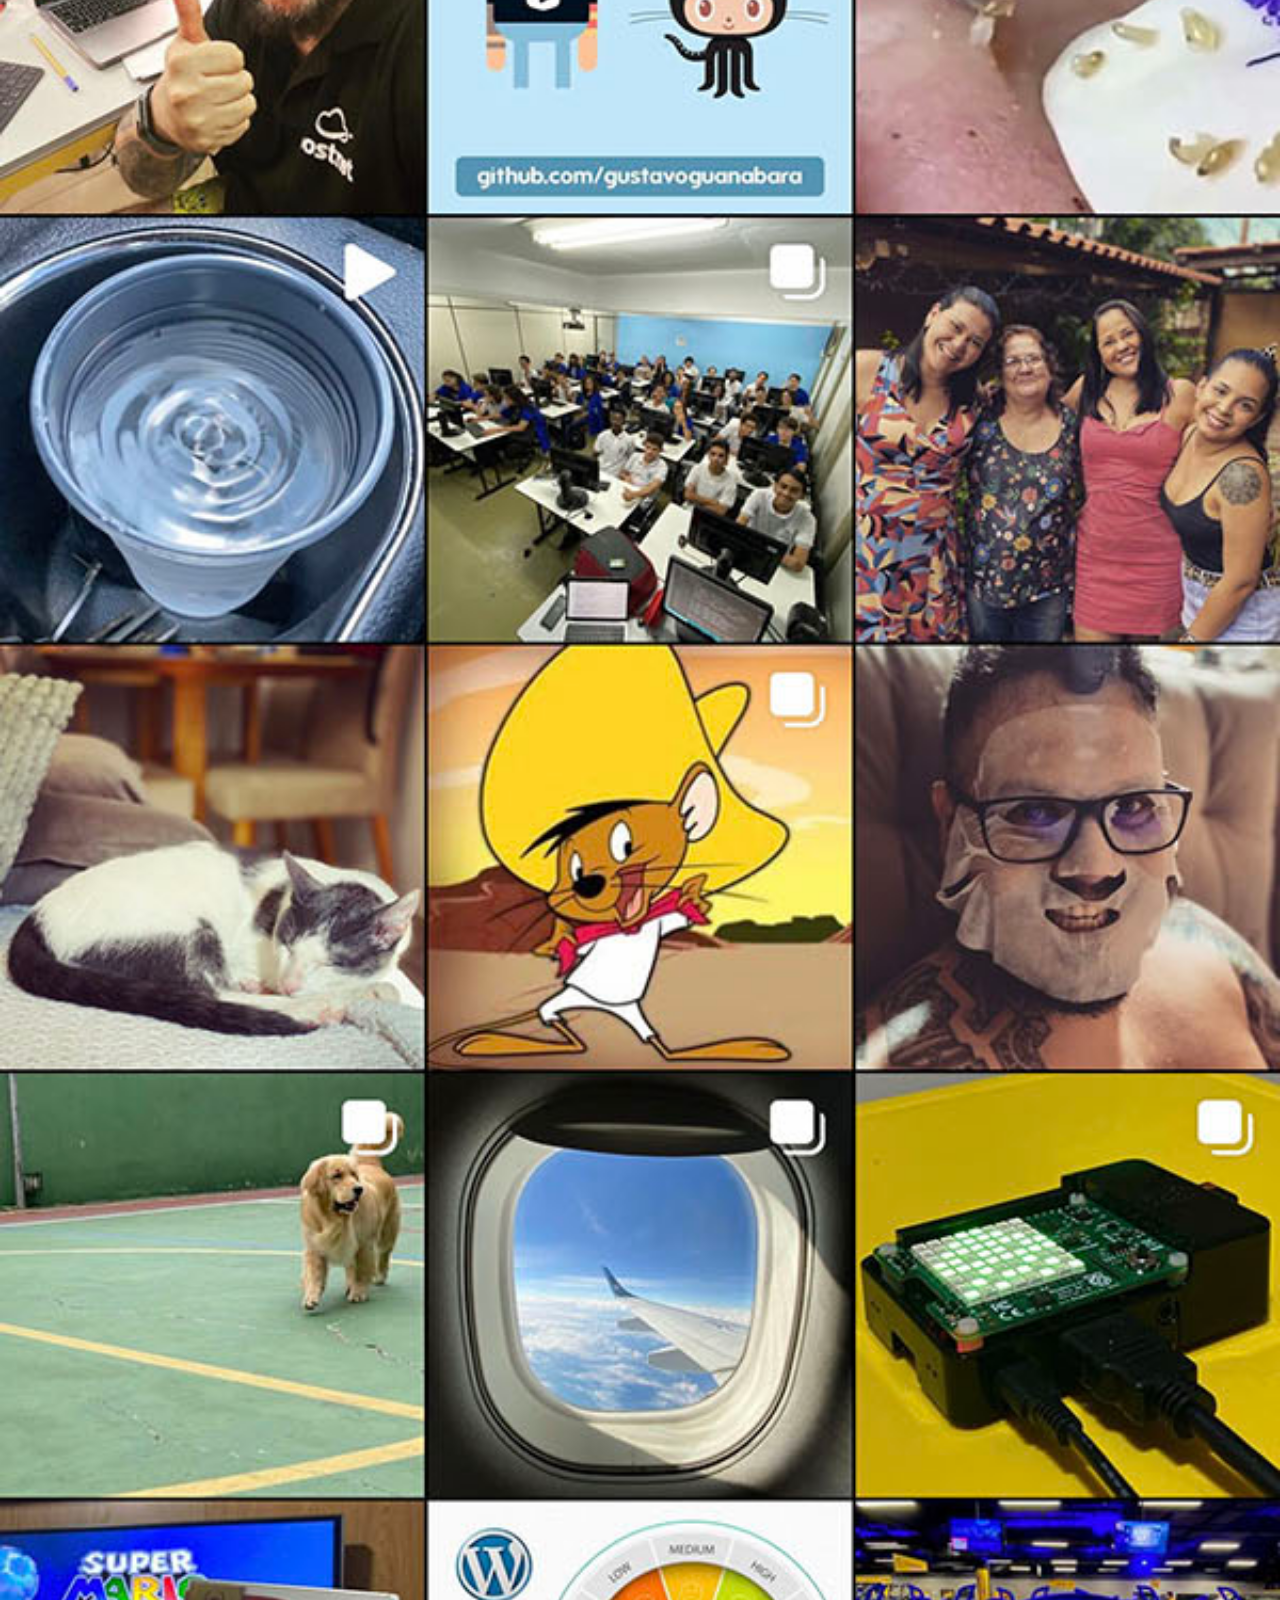
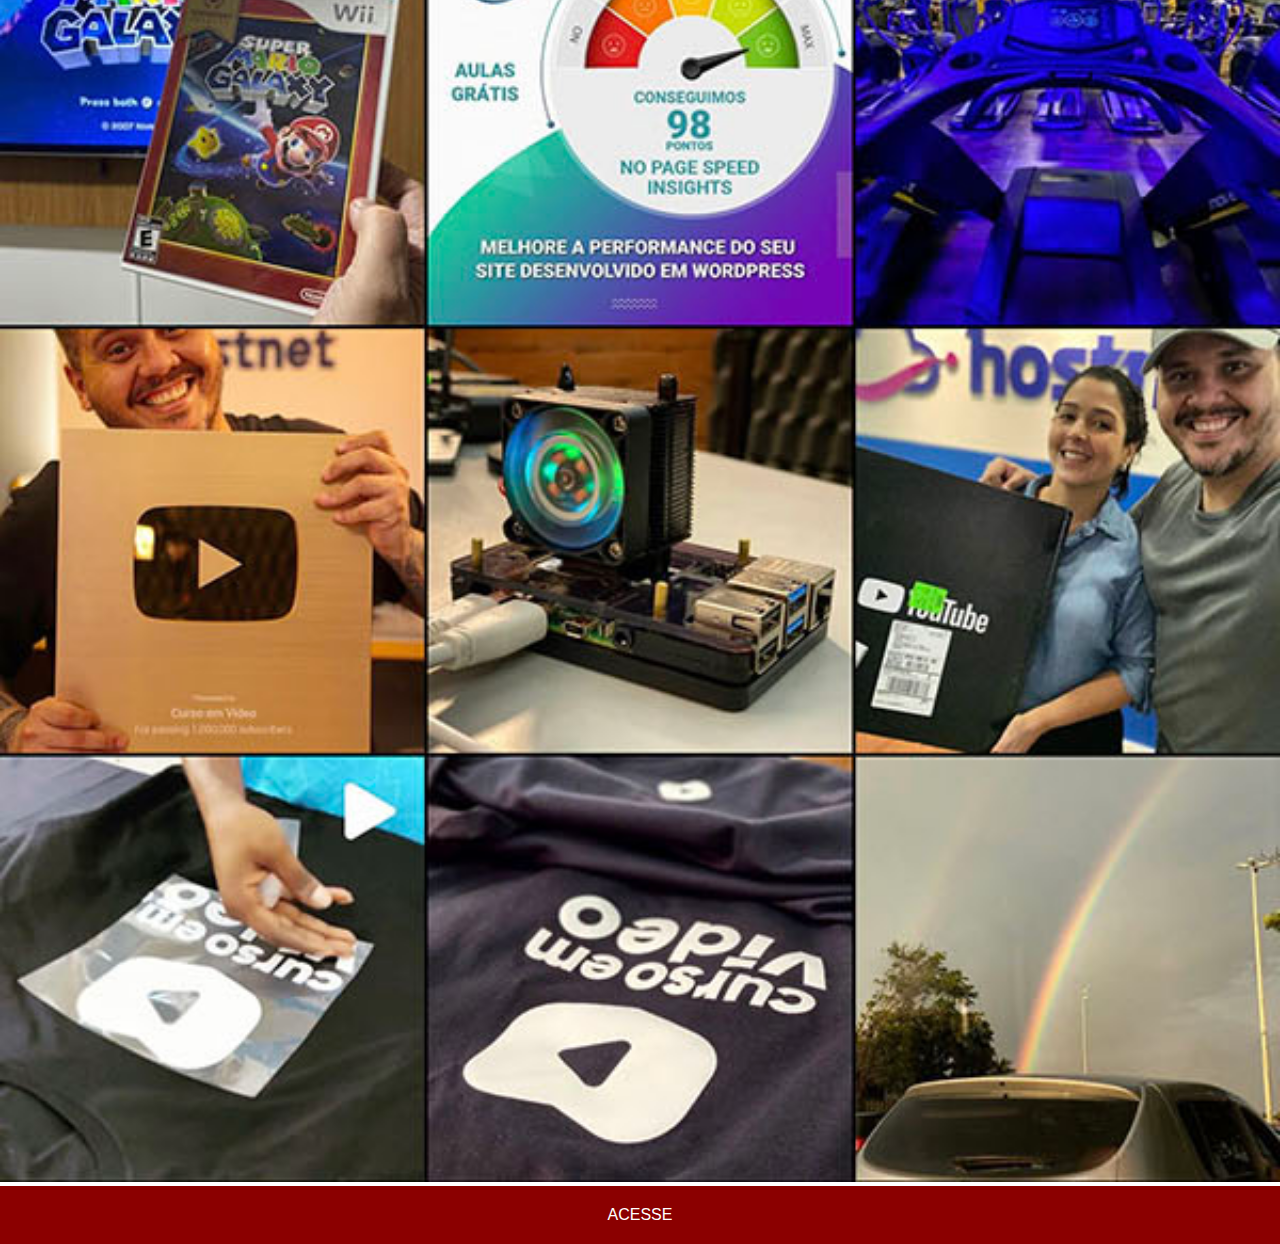
<file: instagram.html>
<!DOCTYPE html>
<html lang="pt-br">
<head>
    <meta charset="UTF-8">
    <meta name="viewport" content="width=device-width, initial-scale=1.0">
    <link rel="stylesheet" href="estilos/social.css">
    <title>Instagram</title>
</head>
<body>
    <img src="imagens/tela-instagram.jpg" alt="Instagram">
    <a href="site instagram" target="_blank">ACESSE</a>
</body>
</html>
</file>
<file: estilos/style.css>
@charset "UTF-8";

* {
    margin: 0px;
    padding: 0px;
    font-family: Arial, Helvetica, sans-serif;
}

html, body {
    height: 100vh;
    width: 100vw;
    background-color: black;
}
body {
    background: url('../imagens/fundo-madeira.jpg') no-repeat top center;
    background-size: cover;
    background-attachment: fixed;
}

main {
    height: 100vh;
    position: relative;
}

section#telefone {
    position: absolute;
    top: 50%;
    left: 50%;
    transform: translate(-50%, -50%);

    height: 627px;
    width: 311px;
    background: url('../imagens/frame-iphone.png') no-repeat;
}

iframe#tela {
    position: relative;
    top: 80px;
    left: 22px;
    width: 267px;
    height: 471px;
}

section#redes-sociais {
    text-align: right;
}

section#redes-sociais img {
    width: 50px;
    margin: 10px;
    border-radius: 50%;
    box-shadow: 2px 2px 5px black;
    box-sizing: border-box;
}

section#redes-sociais img:hover{
    border: 2px solid rgba(255, 255, 255, 0.253);
    transform: translate(-3px, -3px);
}
</file>
<file: estilos/social.css>
@charset "UTF-8";

* {
    margin: 0px;
    padding: 0px;
    font-family: Arial, Helvetica, sans-serif;
}

::-webkit-scrollbar {
    width: 0px;
    height: 0px;
}

img {
    width: 100vw;
}

a {
    display: block;
    padding: 20px;
    background-color: darkred;
    color: white;
    text-align: center;
    font-size: bolder;
    text-decoration: none;
}

a:hover {
    background-color: red;
}
</file>
